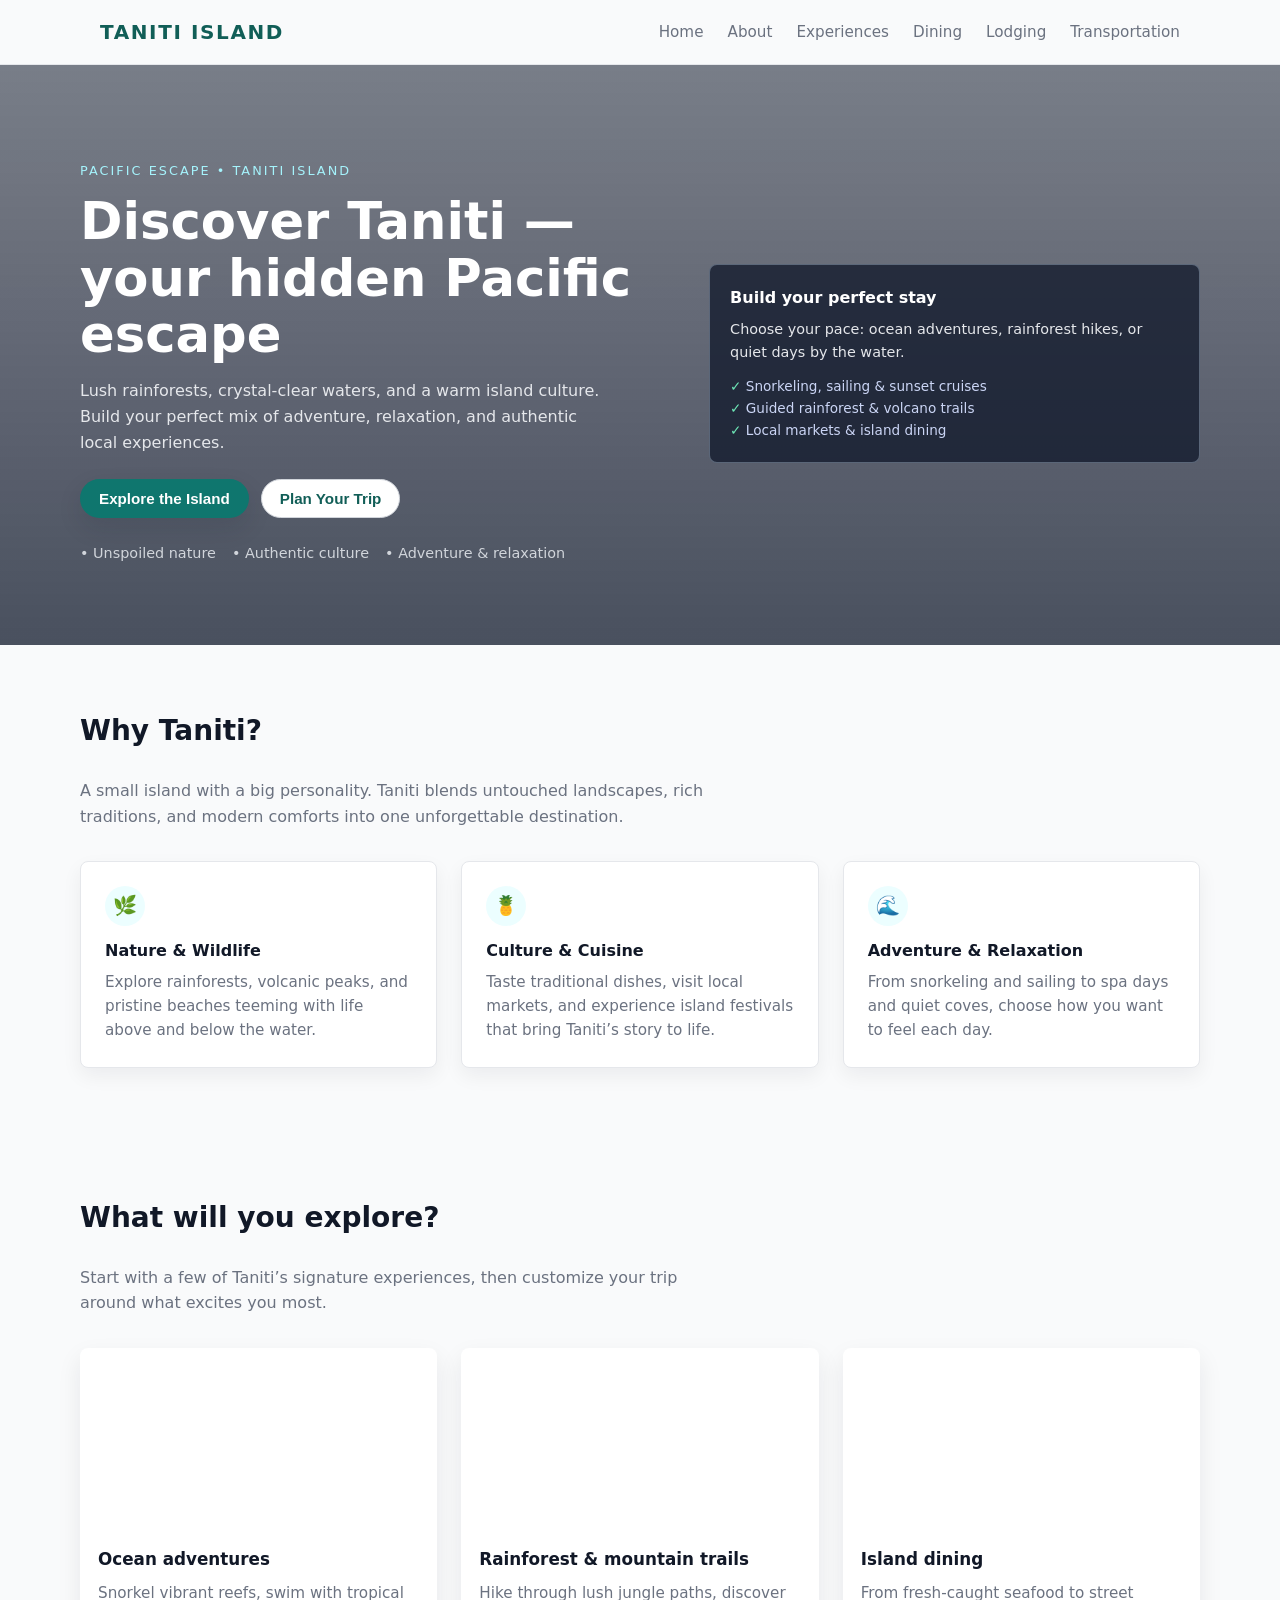
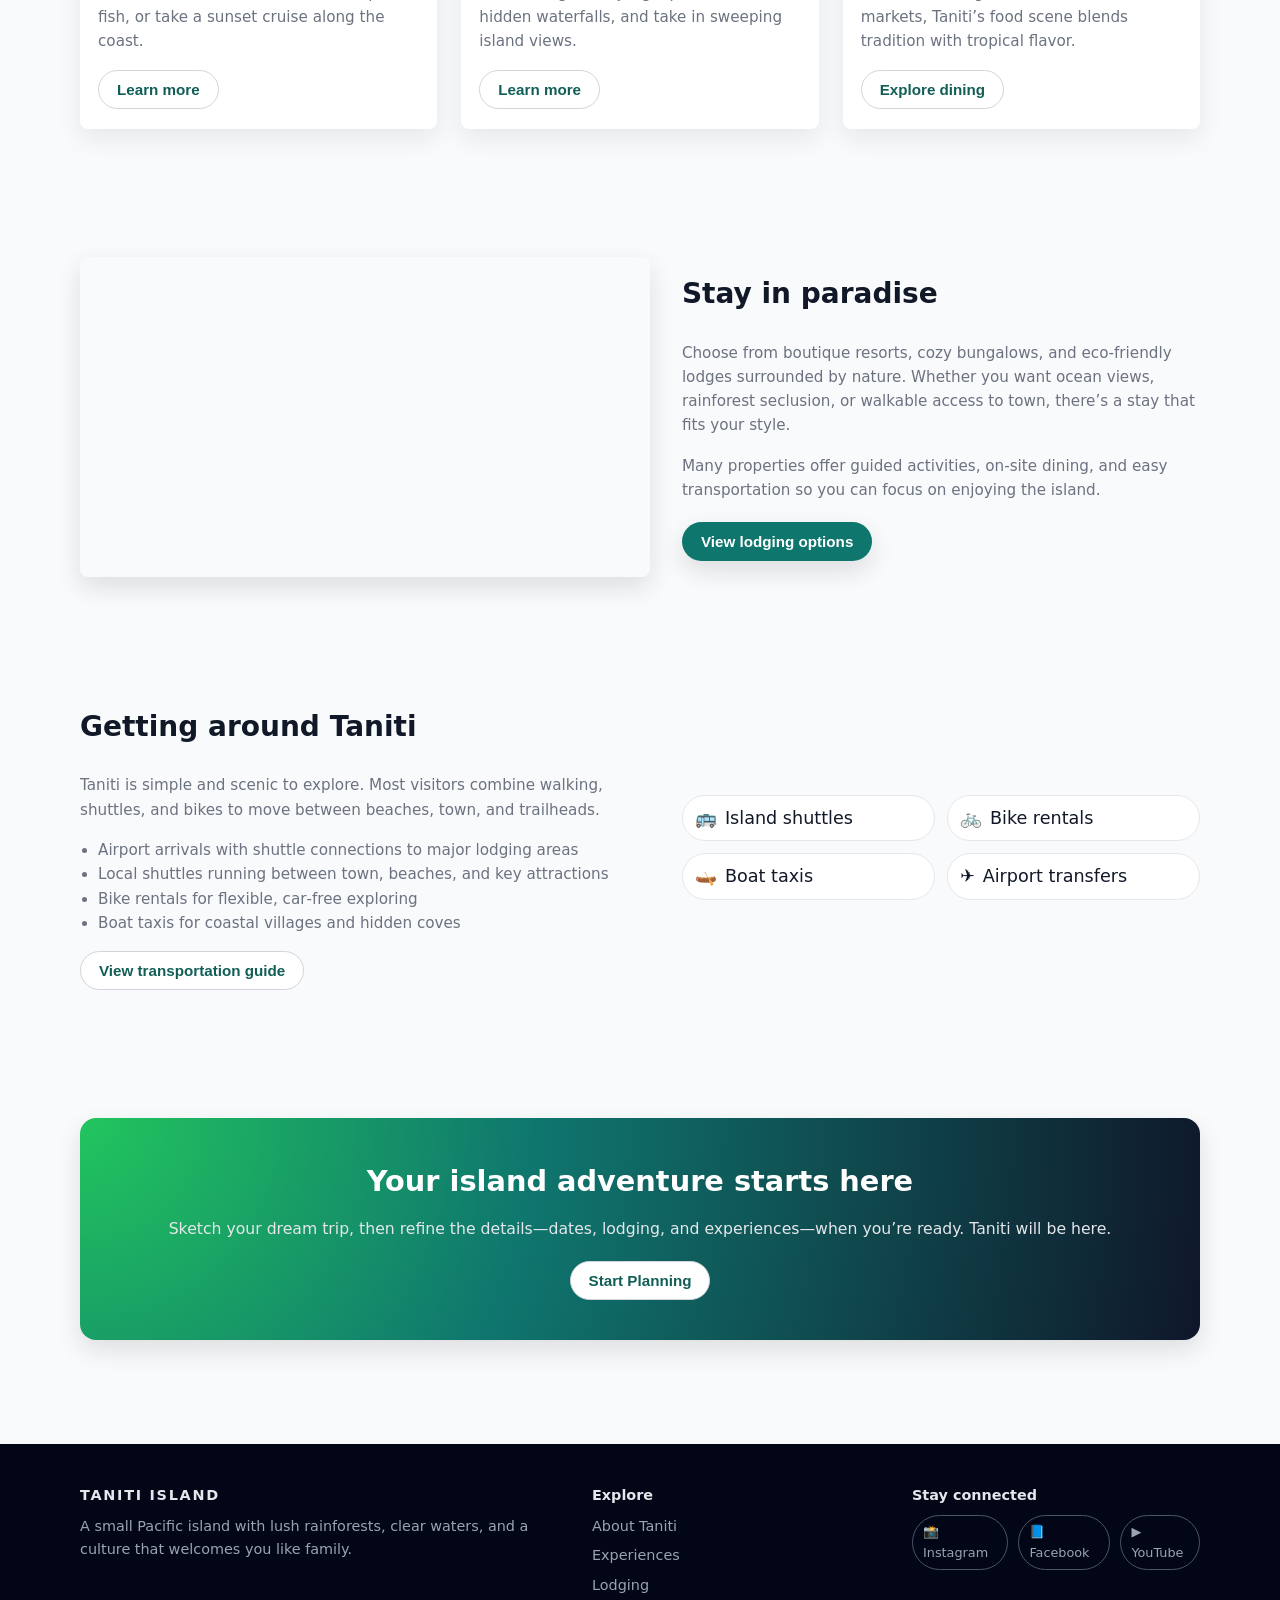
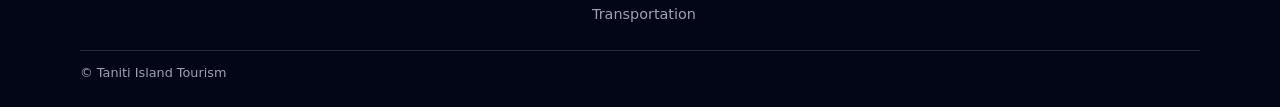
<file: index.html>
<!DOCTYPE html>
<html lang="en">
<head>
  <meta charset="UTF-8" />
  <title>Taniti Island – Your Hidden Pacific Escape</title>
  <meta name="viewport" content="width=device-width, initial-scale=1.0" />
  <style>
    :root {
      --primary: #0f766e;
      --primary-dark: #115e57;
      --accent: #f97316;
      --bg: #f9fafb;
      --text: #111827;
      --muted: #6b7280;
      --white: #ffffff;
      --max-width: 1120px;
      --radius: 8px;
      --shadow-soft: 0 10px 25px rgba(15, 23, 42, 0.12);
    }

    * {
      box-sizing: border-box;
      margin: 0;
      padding: 0;
    }

    body {
      font-family: system-ui, -apple-system, BlinkMacSystemFont, "Segoe UI", sans-serif;
      background: var(--bg);
      color: var(--text);
      line-height: 1.6;
    }

    a {
      text-decoration: none;
      color: inherit;
    }

    img {
      max-width: 100%;
      display: block;
    }

    .page {
      min-height: 100vh;
      display: flex;
      flex-direction: column;
    }

    header {
      position: sticky;
      top: 0;
      z-index: 20;
      background: rgba(249, 250, 251, 0.96);
      backdrop-filter: blur(10px);
      border-bottom: 1px solid #e5e7eb;
    }

    .nav {
      max-width: var(--max-width);
      margin: 0 auto;
      padding: 16px 20px;
      display: flex;
      align-items: center;
      justify-content: space-between;
      gap: 24px;
    }

    .logo {
      font-weight: 700;
      font-size: 1.25rem;
      letter-spacing: 0.08em;
      text-transform: uppercase;
      color: var(--primary-dark);
    }

    .nav-links {
      display: flex;
      align-items: center;
      gap: 24px;
      font-size: 0.95rem;
    }

    .nav-links a {
      color: var(--muted);
      font-weight: 500;
    }

    .nav-links a:hover {
      color: var(--primary-dark);
    }

    .btn {
      display: inline-flex;
      align-items: center;
      justify-content: center;
      padding: 10px 18px;
      border-radius: 999px;
      border: 1px solid transparent;
      font-size: 0.95rem;
      font-weight: 600;
      cursor: pointer;
      transition: background 0.15s ease, color 0.15s ease, border-color 0.15s ease,
        transform 0.1s ease, box-shadow 0.1s ease;
      white-space: nowrap;
    }

    .btn-primary {
      background: var(--primary);
      color: var(--white);
      box-shadow: var(--shadow-soft);
    }

    .btn-primary:hover {
      background: var(--primary-dark);
      transform: translateY(-1px);
    }

    .btn-secondary {
      background: var(--white);
      color: var(--primary-dark);
      border-color: #d1d5db;
    }

    .btn-secondary:hover {
      border-color: var(--primary);
      color: var(--primary);
    }

    main {
      flex: 1;
    }

    .section {
      padding: 64px 20px;
    }

    .section-inner {
      max-width: var(--max-width);
      margin: 0 auto;
    }

    .section-title {
      font-size: 1.75rem;
      margin-bottom: 24px;
      font-weight: 700;
    }

    .section-subtitle {
      color: var(--muted);
      margin-bottom: 32px;
      max-width: 640px;
    }

    /* Hero */
    .hero {
      position: relative;
      padding: 96px 20px 80px;
      background: linear-gradient(
          to bottom,
          rgba(15, 23, 42, 0.55),
          rgba(15, 23, 42, 0.75)
        ),
        url("https://images.pexels.com/photos/457882/pexels-photo-457882.jpeg?auto=compress&cs=tinysrgb&w=1600")
          center/cover no-repeat;
      color: var(--white);
    }

    .hero-inner {
      max-width: var(--max-width);
      margin: 0 auto;
      display: grid;
      grid-template-columns: minmax(0, 1.2fr) minmax(0, 1fr);
      gap: 40px;
      align-items: center;
    }

    .hero-kicker {
      text-transform: uppercase;
      letter-spacing: 0.16em;
      font-size: 0.8rem;
      color: #a5f3fc;
      margin-bottom: 12px;
    }

    .hero-title {
      font-size: clamp(2.4rem, 4vw, 3.2rem);
      line-height: 1.1;
      margin-bottom: 16px;
      font-weight: 800;
    }

    .hero-text {
      color: #e5e7eb;
      margin-bottom: 24px;
      max-width: 520px;
    }

    .hero-actions {
      display: flex;
      flex-wrap: wrap;
      gap: 12px;
      margin-bottom: 24px;
    }

    .hero-meta {
      display: flex;
      flex-wrap: wrap;
      gap: 16px;
      font-size: 0.9rem;
      color: #d1d5db;
    }

    .hero-meta span::before {
      content: "• ";
    }

    .hero-card {
      background: rgba(15, 23, 42, 0.75);
      border-radius: var(--radius);
      padding: 20px;
      border: 1px solid rgba(148, 163, 184, 0.5);
    }

    .hero-card-title {
      font-weight: 600;
      margin-bottom: 8px;
    }

    .hero-card-text {
      font-size: 0.9rem;
      color: #e5e7eb;
      margin-bottom: 12px;
    }

    .hero-card-list {
      font-size: 0.85rem;
      color: #cbd5f5;
      list-style: none;
      padding-left: 0;
    }

    .hero-card-list li::before {
      content: "✓ ";
      color: #6ee7b7;
    }

    /* Value props */
    .value-grid {
      display: grid;
      grid-template-columns: repeat(3, minmax(0, 1fr));
      gap: 24px;
    }

    .value-card {
      background: var(--white);
      border-radius: var(--radius);
      padding: 24px;
      box-shadow: 0 8px 20px rgba(15, 23, 42, 0.06);
      border: 1px solid #e5e7eb;
    }

    .value-icon {
      width: 40px;
      height: 40px;
      border-radius: 999px;
      display: flex;
      align-items: center;
      justify-content: center;
      background: #ecfeff;
      color: var(--primary-dark);
      margin-bottom: 12px;
      font-size: 1.2rem;
    }

    .value-title {
      font-weight: 600;
      margin-bottom: 6px;
    }

    .value-text {
      font-size: 0.95rem;
      color: var(--muted);
    }

    /* Featured experiences */
    .cards-row {
      display: grid;
      grid-template-columns: repeat(3, minmax(0, 1fr));
      gap: 24px;
    }

    .card {
      background: var(--white);
      border-radius: var(--radius);
      overflow: hidden;
      box-shadow: 0 10px 25px rgba(15, 23, 42, 0.08);
      display: flex;
      flex-direction: column;
    }

    .card-image {
      height: 180px;
      background-size: cover;
      background-position: center;
    }

    .card-body {
      padding: 18px 18px 20px;
      display: flex;
      flex-direction: column;
      gap: 8px;
      flex: 1;
    }

    .card-title {
      font-weight: 600;
      font-size: 1.05rem;
    }

    .card-text {
      font-size: 0.95rem;
      color: var(--muted);
      flex: 1;
    }

    .card-footer {
      margin-top: 8px;
    }

    /* Lodging */
    .two-column {
      display: grid;
      grid-template-columns: minmax(0, 1.1fr) minmax(0, 1fr);
      gap: 32px;
      align-items: center;
    }

    .lodging-image {
      border-radius: var(--radius);
      overflow: hidden;
      box-shadow: var(--shadow-soft);
      height: 320px;
      background: url("https://images.pexels.com/photos/258154/pexels-photo-258154.jpeg?auto=compress&cs=tinysrgb&w=1600")
        center/cover no-repeat;
    }

    .muted {
      color: var(--muted);
      font-size: 0.95rem;
    }

    /* Transportation */
    .transport-icons {
      display: grid;
      grid-template-columns: repeat(2, minmax(0, 1fr));
      gap: 12px;
      font-size: 0.9rem;
    }

    .transport-item {
      background: var(--white);
      border-radius: 999px;
      padding: 8px 12px;
      border: 1px solid #e5e7eb;
      display: inline-flex;
      align-items: center;
      gap: 8px;
    }

    .transport-item span {
      font-size: 1.1rem;
    }

    /* CTA banner */
    .cta-banner {
      background: radial-gradient(circle at top left, #22c55e 0, #0f766e 40%, #0f172a 100%);
      color: var(--white);
      text-align: center;
      border-radius: 16px;
      padding: 40px 24px;
      box-shadow: var(--shadow-soft);
    }

    .cta-title {
      font-size: 1.8rem;
      margin-bottom: 12px;
      font-weight: 700;
    }

    .cta-text {
      color: #e5e7eb;
      margin-bottom: 20px;
      font-size: 0.98rem;
    }

    /* Footer */
    footer {
      background: #020617;
      color: #9ca3af;
      padding: 40px 20px 24px;
      margin-top: 40px;
    }

    .footer-inner {
      max-width: var(--max-width);
      margin: 0 auto;
      display: grid;
      grid-template-columns: 2fr 1.2fr 1.2fr;
      gap: 32px;
      font-size: 0.9rem;
    }

    .footer-logo {
      font-weight: 700;
      letter-spacing: 0.12em;
      text-transform: uppercase;
      margin-bottom: 8px;
      color: #e5e7eb;
    }

    .footer-links {
      display: flex;
      flex-direction: column;
      gap: 6px;
    }

    .footer-links a {
      color: #9ca3af;
    }

    .footer-links a:hover {
      color: #e5e7eb;
    }

    .footer-social {
      display: flex;
      gap: 10px;
      margin-top: 8px;
    }

    .social-pill {
      border-radius: 999px;
      border: 1px solid #4b5563;
      padding: 6px 10px;
      font-size: 0.8rem;
      display: inline-flex;
      align-items: center;
      gap: 6px;
    }

    .footer-bottom {
      max-width: var(--max-width);
      margin: 24px auto 0;
      border-top: 1px solid #1f2937;
      padding-top: 12px;
      font-size: 0.8rem;
      display: flex;
      justify-content: space-between;
      gap: 12px;
      flex-wrap: wrap;
    }


/* Contact Modal */

/* Modal overlay */
.modal-overlay {
  position: fixed;
  inset: 0;
  background: rgba(0,0,0,0.55);
  display: none;
  align-items: center;
  justify-content: center;
  z-index: 999;
}

/* Modal box */
.modal {
  background: #ffffff;
  padding: 24px;
  width: 360px;
  border-radius: 8px;
  box-shadow: 0 10px 25px rgba(0,0,0,0.15);
  animation: fadeIn 0.25s ease;
}

.modal-title {
  font-size: 1.25rem;
  font-weight: 700;
  margin-bottom: 16px;
}

.modal-input,
.modal-textarea {
  width: 100%;
  padding: 10px;
  margin-bottom: 14px;
  border: 1px solid #d1d5db;
  border-radius: 6px;
  font-size: 0.95rem;
}

.modal-textarea {
  height: 90px;
  resize: none;
}

.modal-actions {
  display: flex;
  justify-content: flex-end;
  gap: 10px;
}

.modal-btn {
  padding: 8px 14px;
  border-radius: 6px;
  border: none;
  cursor: pointer;
  font-weight: 600;
}

.modal-btn.primary {
  background: #0f766e;
  color: white;
}

.modal-btn.primary:hover {
  background: #115e57;
}

.modal-btn.secondary {
  background: #e5e7eb;
}

@keyframes fadeIn {
  from { opacity: 0; transform: translateY(-6px); }
  to { opacity: 1; transform: translateY(0); }
}


    /* Responsive */
    @media (max-width: 960px) {
      .hero-inner {
        grid-template-columns: minmax(0, 1fr);
      }

      .two-column {
        grid-template-columns: minmax(0, 1fr);
      }

      .cards-row {
        grid-template-columns: repeat(2, minmax(0, 1fr));
      }

      .value-grid {
        grid-template-columns: repeat(2, minmax(0, 1fr));
      }

      .footer-inner {
        grid-template-columns: minmax(0, 1fr) minmax(0, 1fr);
      }
    }

    @media (max-width: 720px) {
      .nav-links {
        display: none;
      }

      .hero {
        padding-top: 80px;
      }

      .cards-row,
      .value-grid {
        grid-template-columns: minmax(0, 1fr);
      }

      .footer-inner {
        grid-template-columns: minmax(0, 1fr);
      }

      .section {
        padding: 48px 16px;
      }
    }
  </style>
</head>
<body>
  <div class="page">
    <header>
      <nav class="nav">
        <div class="logo"><a href="index.html">Taniti Island</a></div>
        <div class="nav-links">
          <a href="#hero">Home</a>
          <a href="pages/about.html">About</a>
          <a href="pages/experiences.html">Experiences</a>
          <a href="pages/dining.html">Dining</a>
          <a href="pages/lodging.html">Lodging</a>
          <a href="pages/transportation.html">Transportation</a>
        </div>
      </nav>
    </header>

    <main>
      <!-- Hero -->
      <section id="hero" class="hero">
        <div class="hero-inner">
          <div>
            <div class="hero-kicker">Pacific escape • Taniti Island</div>
            <h1 class="hero-title">Discover Taniti — your hidden Pacific escape</h1>
            <p class="hero-text">
              Lush rainforests, crystal‑clear waters, and a warm island culture. Build your perfect mix of
              adventure, relaxation, and authentic local experiences.
            </p>
            <div class="hero-actions">
              <button class="btn btn-primary"><a href = "#about">Explore the Island</a></button>
              <button class="btn btn-secondary" id="openModal">Plan Your Trip</button>
            </div>
            <div class="hero-meta">
              <span>Unspoiled nature</span>
              <span>Authentic culture</span>
              <span>Adventure &amp; relaxation</span>
            </div>
          </div>
          <aside class="hero-card">
            <div class="hero-card-title">Build your perfect stay</div>
            <p class="hero-card-text">
              Choose your pace: ocean adventures, rainforest hikes, or quiet days by the water.
            </p>
            <ul class="hero-card-list">
              <li>Snorkeling, sailing &amp; sunset cruises</li>
              <li>Guided rainforest &amp; volcano trails</li>
              <li>Local markets &amp; island dining</li>
            </ul>
          </aside>
        </div>
      </section>

      <!-- Value props -->
      <section id="about" class="section">
        <div class="section-inner">
          <h2 class="section-title">Why Taniti?</h2>
          <p class="section-subtitle">
            A small island with a big personality. Taniti blends untouched landscapes, rich traditions, and
            modern comforts into one unforgettable destination.
          </p>
          <div class="value-grid">
            <div class="value-card">
              <div class="value-icon">🌿</div>
              <div class="value-title">Nature &amp; Wildlife</div>
              <p class="value-text">
                Explore rainforests, volcanic peaks, and pristine beaches teeming with life above and below
                the water.
              </p>
            </div>
            <div class="value-card">
              <div class="value-icon">🍍</div>
              <div class="value-title">Culture &amp; Cuisine</div>
              <p class="value-text">
                Taste traditional dishes, visit local markets, and experience island festivals that bring
                Taniti’s story to life.
              </p>
            </div>
            <div class="value-card">
              <div class="value-icon">🌊</div>
              <div class="value-title">Adventure &amp; Relaxation</div>
              <p class="value-text">
                From snorkeling and sailing to spa days and quiet coves, choose how you want to feel each
                day.
              </p>
            </div>
          </div>
        </div>
      </section>

      <!-- Featured experiences -->
      <section id="experiences" class="section">
        <div class="section-inner">
          <h2 class="section-title">What will you explore?</h2>
          <p class="section-subtitle">
            Start with a few of Taniti’s signature experiences, then customize your trip around what excites
            you most.
          </p>
          <div class="cards-row">
            <article class="card">
              <div
                class="card-image"
                style="background-image:url('https://images.pexels.com/photos/457882/pexels-photo-457882.jpeg?auto=compress&cs=tinysrgb&w=1600');"
              ></div>
              <div class="card-body">
                <h3 class="card-title">Ocean adventures</h3>
                <p class="card-text">
                  Snorkel vibrant reefs, swim with tropical fish, or take a sunset cruise along the coast.
                </p>
                <div class="card-footer">
                  <button class="btn btn-secondary"><a href="pages/experiences.html">Learn more</a></button>
                </div>
              </div>
            </article>

            <article class="card">
              <div
                class="card-image"
                style="background-image:url('https://images.pexels.com/photos/572688/pexels-photo-572688.jpeg?auto=compress&cs=tinysrgb&w=1600');"
              ></div>
              <div class="card-body">
                <h3 class="card-title">Rainforest &amp; mountain trails</h3>
                <p class="card-text">
                  Hike through lush jungle paths, discover hidden waterfalls, and take in sweeping island
                  views.
                </p>
                <div class="card-footer">
                  <button class="btn btn-secondary"><a href="pages/experiences.html">Learn more</a></button>
                </div>
              </div>
            </article>

            <article id="dining" class="card">
              <div
                class="card-image"
                style="background-image:url('https://images.pexels.com/photos/602750/pexels-photo-602750.jpeg?auto=compress&cs=tinysrgb&w=1600');"
              ></div>
              <div class="card-body">
                <h3 class="card-title">Island dining</h3>
                <p class="card-text">
                  From fresh‑caught seafood to street markets, Taniti’s food scene blends tradition with
                  tropical flavor.
                </p>
                <div class="card-footer">
                  <button class="btn btn-secondary"><a href="pages/dining.html">Explore dining</a></button>
                </div>
              </div>
            </article>
          </div>
        </div>
      </section>

      <!-- Lodging -->
      <section id="lodging" class="section">
        <div class="section-inner two-column">
          <div class="lodging-image"></div>
          <div>
            <h2 class="section-title">Stay in paradise</h2>
            <p class="muted" style="margin-bottom: 16px;">
              Choose from boutique resorts, cozy bungalows, and eco‑friendly lodges surrounded by nature.
              Whether you want ocean views, rainforest seclusion, or walkable access to town, there’s a stay
              that fits your style.
            </p>
            <p class="muted" style="margin-bottom: 20px;">
              Many properties offer guided activities, on‑site dining, and easy transportation so you can
              focus on enjoying the island.
            </p>
            <button class="btn btn-primary"><a href="pages/lodging.html">View lodging options</a></button>
          </div>
        </div>
      </section>

      <!-- Transportation -->
      <section id="transportation" class="section">
        <div class="section-inner two-column">
          <div>
            <h2 class="section-title">Getting around Taniti</h2>
            <p class="muted" style="margin-bottom: 16px;">
              Taniti is simple and scenic to explore. Most visitors combine walking, shuttles, and bikes to
              move between beaches, town, and trailheads.
            </p>
            <ul class="muted" style="margin-bottom: 16px; padding-left: 18px;">
              <li>Airport arrivals with shuttle connections to major lodging areas</li>
              <li>Local shuttles running between town, beaches, and key attractions</li>
              <li>Bike rentals for flexible, car‑free exploring</li>
              <li>Boat taxis for coastal villages and hidden coves</li>
            </ul>
            <button class="btn btn-secondary"><a href="pages/transportation.html">View transportation guide</a></button>
          </div>
          <div class="transport-icons">
            <div class="transport-item">
              <span>🚌</span>
              <span>Island shuttles</span>
            </div>
            <div class="transport-item">
              <span>🚲</span>
              <span>Bike rentals</span>
            </div>
            <div class="transport-item">
              <span>🛶</span>
              <span>Boat taxis</span>
            </div>
            <div class="transport-item">
              <span>✈️</span>
              <span>Airport transfers</span>
            </div>
          </div>
        </div>
      </section>

      <!-- CTA -->
      <section class="section">
        <div class="section-inner">
          <div class="cta-banner">
            <h2 class="cta-title">Your island adventure starts here</h2>
            <p class="cta-text">
              Sketch your dream trip, then refine the details—dates, lodging, and experiences—when you’re
              ready. Taniti will be here.
            </p>
           <button class="btn btn-secondary"><a href="pages/experiences.html">Start Planning</a></button> 
          </div>
        </div>
      </section>
    </main>

    <footer>
      <div class="footer-inner">
        <div>
          <div class="footer-logo">Taniti Island</div>
          <p>
            A small Pacific island with lush rainforests, clear waters, and a culture that welcomes you like
            family.
          </p>
        </div>
        <div>
          <h4 style="color:#e5e7eb; margin-bottom:8px;">Explore</h4>
          <div class="footer-links">
            <a href="pages/about.html">About Taniti</a>
            <a href="pages/experiences.html">Experiences</a>
            <a href="pages/lodging.html">Lodging</a>
            <a href="pages/transportation.html">Transportation</a>
          </div>
        </div>
        <div>
          <h4 style="color:#e5e7eb; margin-bottom:8px;">Stay connected</h4>
        
          <div class="footer-social">
            <div class="social-pill">📸 Instagram</div>
            <div class="social-pill">📘 Facebook</div>
            <div class="social-pill">▶️ YouTube</div>
          </div>
        </div>
      </div>
      <div class="footer-bottom">
        <span>© Taniti Island Tourism</span>
       
      </div>
    </footer>
  </div>

<div id="contactModal" class="modal-overlay">
  <div class="modal">
    <h2 class="modal-title">Send us a message</h2>

    <label>Name:</label>
    <input type="text" class="modal-input">

    <label>Email:</label>
    <input type="email" class="modal-input">

    <label>Message:</label>
    <textarea class="modal-textarea"></textarea>

    <div class="modal-actions">
      <button id="closeModal" class="modal-btn secondary">Close</button>
      <button id="sendMessage" class="modal-btn primary">Send Message</button>
    </div>
  </div>
</div>


<script>
  const modal = document.getElementById("contactModal");
  const openBtn = document.getElementById("openModal");
  const closeBtn = document.getElementById("closeModal");
  const sendBtn = document.getElementById("sendMessage");

  openBtn.onclick = () => modal.style.display = "flex";
  closeBtn.onclick = () => modal.style.display = "none";
  sendBtn.onclick = () => modal.style.display = "none";

  // Close when clicking outside the modal
  window.onclick = (e) => {
    if (e.target === modal) modal.style.display = "none";
  };
</script>

</body>
</html>
</file>
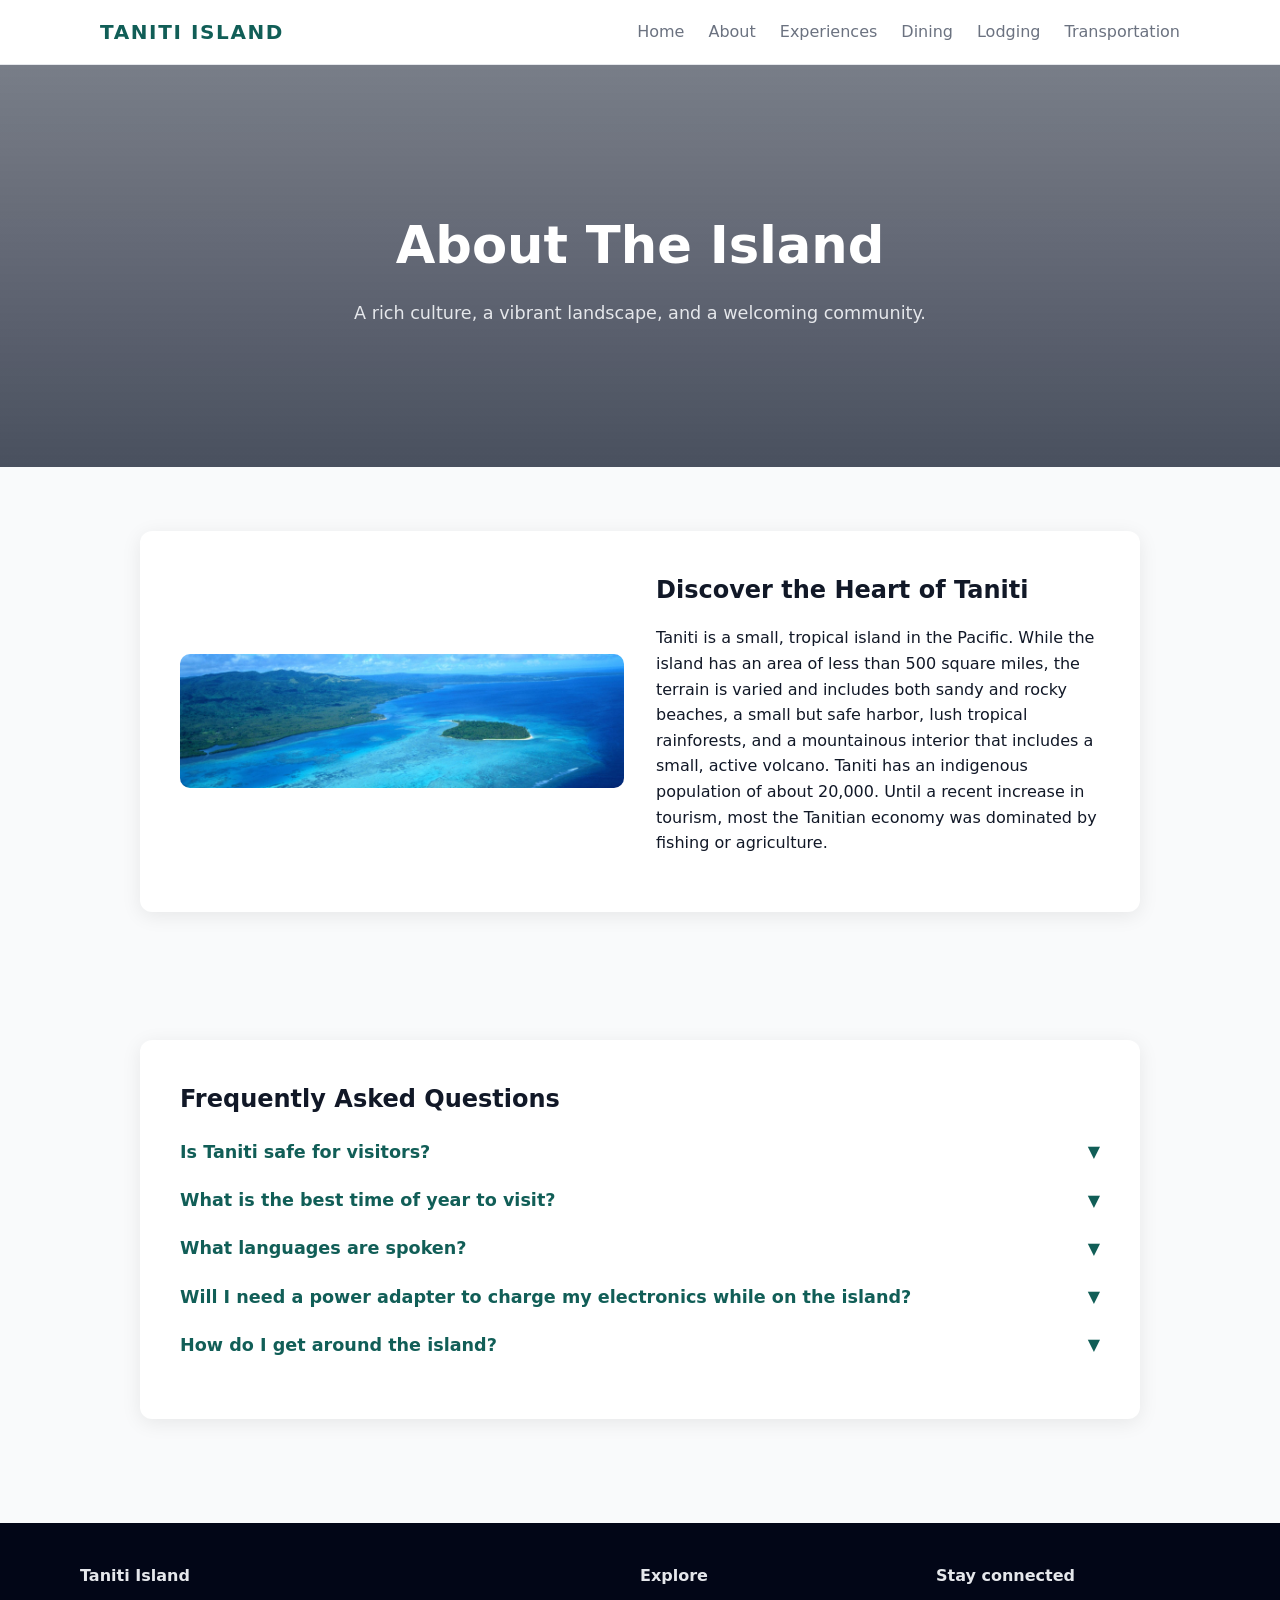
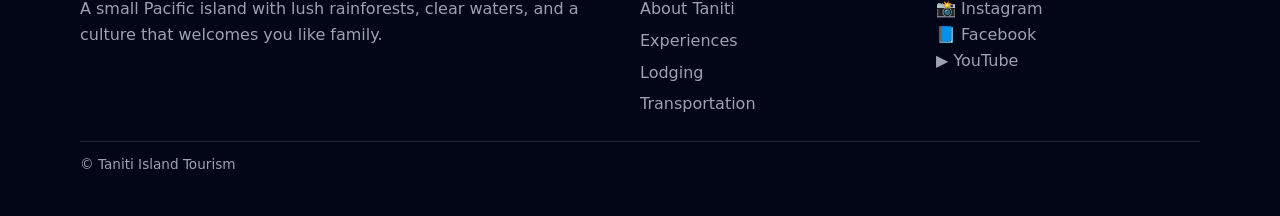
<file: pages/about.html>
<!DOCTYPE html>
<html lang="en">
<head>
  <meta charset="UTF-8" />
  <title>About Taniti</title>
  <link rel="stylesheet" href="styles.css" />
</head>
<body>

<header>
  <nav class="nav">
    <div class="logo"><a href="../index.html">Taniti Island</a></div>
    <div class="nav-links">
      <a href="../index.html">Home</a>
      <a href="about.html" class="active">About</a>
      <a href="experiences">Experiences</a>
      <a href="dining.html">Dining</a>
      <a href="lodging.html">Lodging</a>
      <a href="transportation.html">Transportation</a>
    </div>
  </nav>
</header>

<!-- HERO BANNER -->
<section class="exp-hero">
  <div class="exp-hero-inner">
    <h1 class="exp-hero-title">About The Island</h1>
    <p class="exp-hero-subtitle">
      A rich culture, a vibrant landscape, and a welcoming community.
    </p>
  </div>
</section>

<!-- MAIN CONTENT CARD -->
<section class="section">
  <div class="section-inner">

    <div class="content-card" style="
      background: white;
      padding: 40px;
      border-radius: 12px;
      box-shadow: 0 4px 20px rgba(0,0,0,0.08);
      max-width: 1000px;
      margin: 0 auto;
    ">

      <div class="two-column" style="
        display: grid;
        grid-template-columns: 1fr 1fr;
        gap: 32px;
        align-items: center;
      ">
        <img src="../islandbanner.png" alt="Taniti landscape" style="
          width: 100%;
          border-radius: 10px;
        ">

        <div>
          <h2 style="margin-bottom: 16px;">Discover the Heart of Taniti</h2>
          <p style="margin-bottom: 16px;">
          Taniti is a small, tropical island in the Pacific. While the island 
          has an area of less than 500 square miles, the terrain is varied 
          and includes both sandy and rocky beaches, a small but safe harbor,
          lush tropical rainforests, and a mountainous interior that includes 
          a small, active volcano. Taniti has an indigenous population of about 
          20,000. Until a recent increase in tourism, most the Tanitian economy
          was dominated by fishing or agriculture.
          </p>
        </div>
      </div>

    </div>

  </div>
</section>

<section class="section">
  <div class="section-inner">

    <div class="content-card" style="
      background: white;
      padding: 40px;
      border-radius: 12px;
      box-shadow: 0 4px 20px rgba(0,0,0,0.08);
      max-width: 1000px;
      margin: 0 auto;
    ">

      <h2 style="margin-bottom: 20px;">Frequently Asked Questions</h2>

      <div class="faq-item">
        <h3 class="faq-question">Is Taniti safe for visitors?
        <span class="faq-arrow">▼</span>
        </h3>
         
        <p class="faq-answer">
          Yes, Taniti is considered very safe, with low crime rates and a welcoming local community.
        </p>
      </div>

      <div class="faq-item">
        <h3 class="faq-question">What is the best time of year to visit?
          <span class="faq-arrow">▼</span>
        </h3>
        <p class="faq-answer">
          The island is warm year‑round, but most visitors prefer the dry season from May to October.
        </p>
      </div>

      <div class="faq-item">
        <h3 class="faq-question">What languages are spoken?
          <span class="faq-arrow">▼</span>
        </h3>
        <p class="faq-answer">
          Tanitian and English are the most common languages, especially in tourist areas.
        </p>
      </div>

            <div class="faq-item">
        <h3 class="faq-question">Will I need a power adapter to charge my electronics while on the island?
          <span class="faq-arrow">▼</span>
        </h3>
        <p class="faq-answer">
          No, the island's power outlets are 120 volts (identical to the United States) so your current adapter
          will work just fine. 
        </p>
      </div>


      <div class="faq-item">
        <h3 class="faq-question">How do I get around the island?
          <span class="faq-arrow">▼</span>
        </h3>
        <p class="faq-answer">
          Visitors typically use shuttles, bikes, walking paths, and boat taxis to explore the island.
        </p>
      </div>

    </div>

  </div>
</section>



<footer>
  <div class="footer-inner">
    <div>
      <div class="footer-logo">Taniti Island</div>
      <p>
        A small Pacific island with lush rainforests, clear waters, and a culture that welcomes you like
        family.
      </p>
    </div>

    <div>
      <h4 style="color:#e5e7eb; margin-bottom:8px;">Explore</h4>
      <div class="footer-links">
        <a href="about.html">About Taniti</a>
        <a href="experiences.html">Experiences</a>
        <a href="lodging.html">Lodging</a>
        <a href="transportation.html">Transportation</a>
      </div>
    </div>

    <div>
      <h4 style="color:#e5e7eb; margin-bottom:8px;">Stay connected</h4>
      <div class="footer-social">
        <div class="social-pill">📸 Instagram</div>
        <div class="social-pill">📘 Facebook</div>
        <div class="social-pill">▶️ YouTube</div>
      </div>
    </div>
  </div>

  <div class="footer-bottom">
    <span>© Taniti Island Tourism</span>
  </div>
</footer>

<script>
  document.querySelectorAll('.faq-question').forEach(q => {
    q.addEventListener('click', () => {
      const answer = q.nextElementSibling;
      const arrow = q.querySelector('.faq-arrow');

      answer.classList.toggle('open');
      arrow.classList.toggle('rotate');
    });
  });
</script>

</body>
</html>
</file>
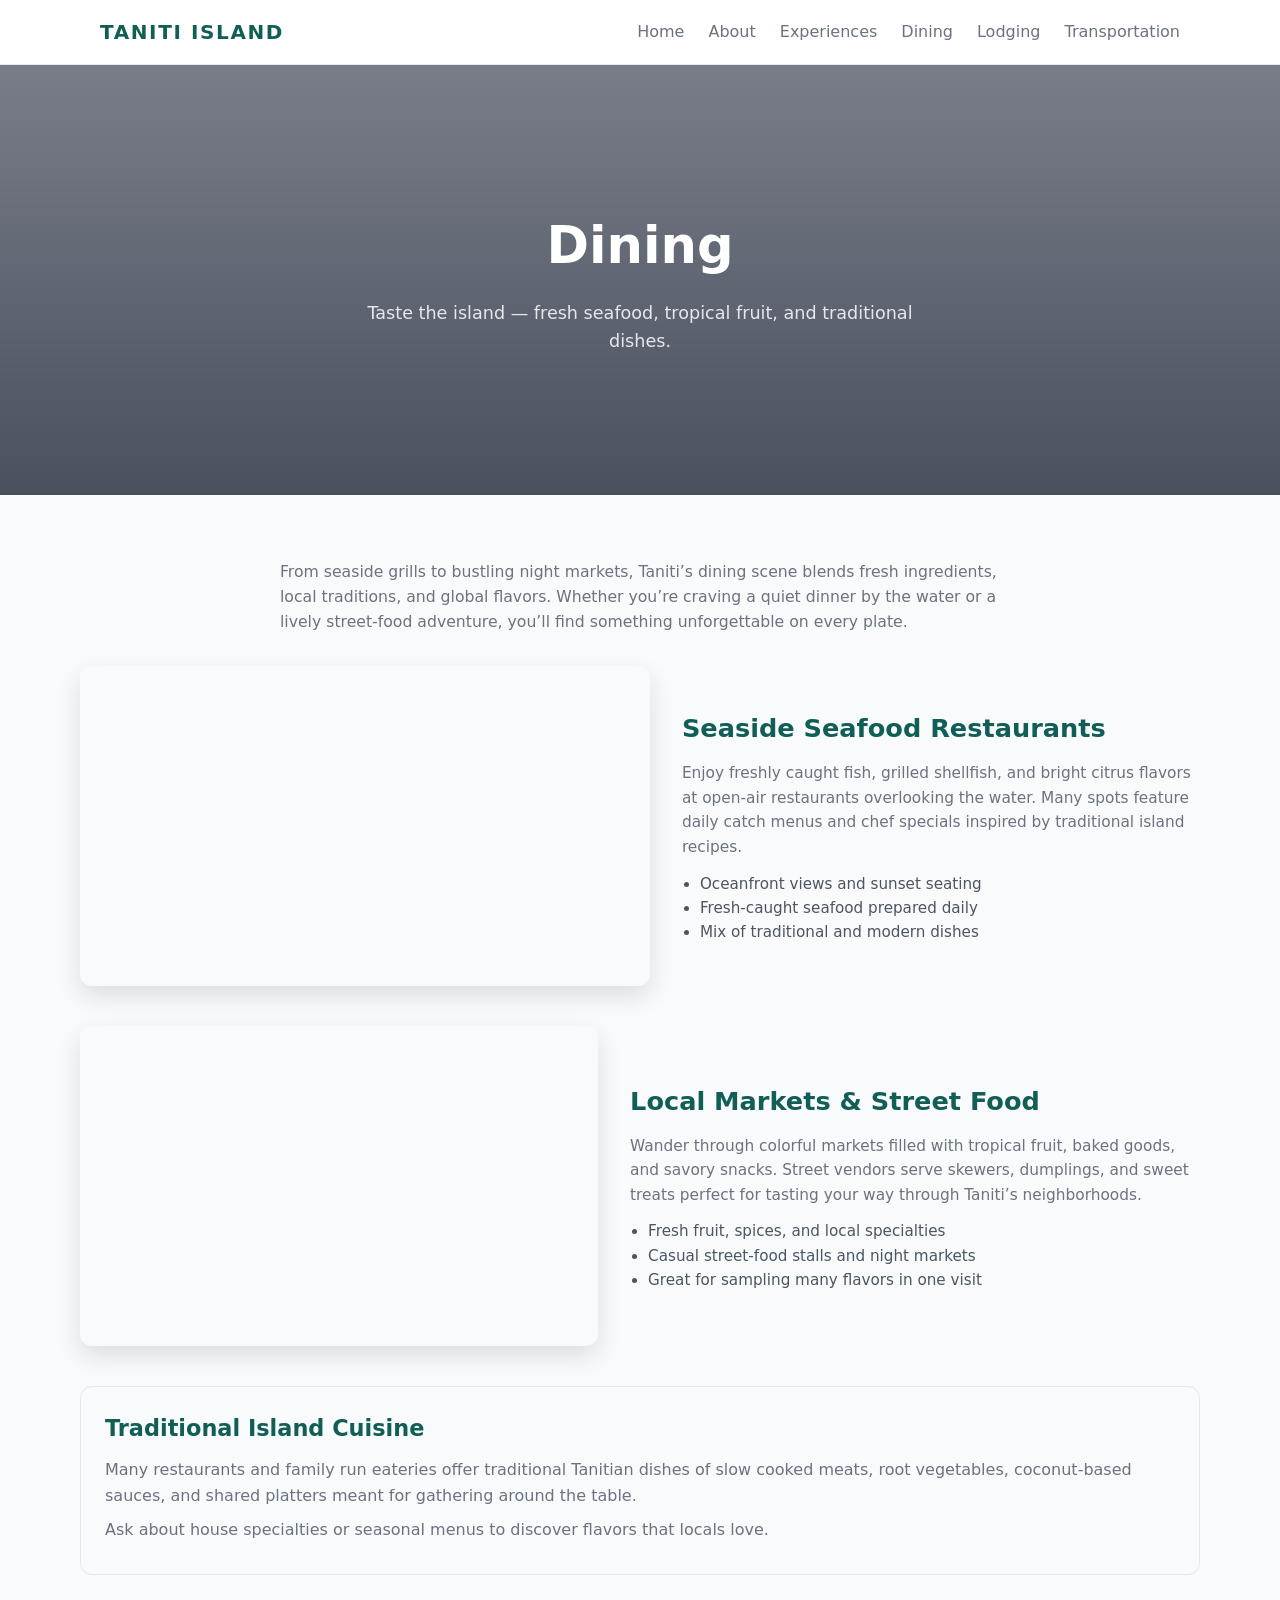
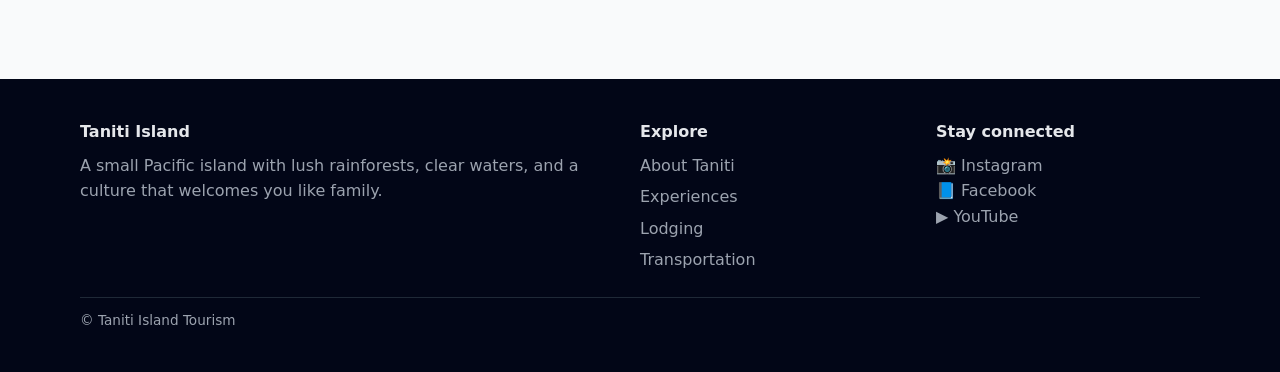
<file: pages/dining.html>
<!DOCTYPE html>
<html lang="en">
<head>
  <meta charset="UTF-8" />
  <title>Dining – Taniti Island</title>
  <link rel="stylesheet" href="styles.css" />
</head>
<body>

<header>
  <nav class="nav">
    <div class="logo"><a href="../index.html">Taniti Island</a></div>
    <div class="nav-links">
      <a href="../index.html">Home</a>
      <a href="about.html">About</a>
      <a href="experiences.html">Experiences</a>
      <a href="dining.html">Dining</a>
      <a href="lodging.html">Lodging</a>
      <a href="transportation.html">Transportation</a>
    </div>
  </nav>
</header>

<section class="exp-hero">
  <div class="exp-hero-inner">
    <h1 class="exp-hero-title">Dining</h1>
    <p class="exp-hero-subtitle">
      Taste the island — fresh seafood, tropical fruit, and traditional dishes.
    </p>
  </div>
</section>

<section class="section">
  <div class="section-inner">

    <div class="dining-intro">
      <p>
        From seaside grills to bustling night markets, Taniti’s dining scene blends fresh ingredients,
        local traditions, and global flavors. Whether you’re craving a quiet dinner by the water or
        a lively street‑food adventure, you’ll find something unforgettable on every plate.
      </p>
    </div>

    <!-- Two-column feature: seafood restaurant -->
    <div class="dining-feature">
      <div class="dining-image" style="
        background-image:url('https://images.pexels.com/photos/248444/pexels-photo-248444.jpeg?auto=compress&cs=tinysrgb&w=1600');
      "></div>
      <div class="dining-text">
        <h2>Seaside Seafood Restaurants</h2>
        <p>
          Enjoy freshly caught fish, grilled shellfish, and bright citrus flavors at open‑air
          restaurants overlooking the water. Many spots feature daily catch menus and chef specials
          inspired by traditional island recipes.
        </p>
        <ul>
          <li>Oceanfront views and sunset seating</li>
          <li>Fresh‑caught seafood prepared daily</li>
          <li>Mix of traditional and modern dishes</li>
        </ul>
      </div>
    </div>

    <!-- Two-column feature: local markets -->
    <div class="dining-feature reverse">
      <div class="dining-image" style="
        background-image:url('https://images.pexels.com/photos/1300972/pexels-photo-1300972.jpeg?auto=compress&cs=tinysrgb&w=1600');
      "></div>
      <div class="dining-text">
        <h2>Local Markets & Street Food</h2>
        <p>
          Wander through colorful markets filled with tropical fruit, baked goods, and savory snacks.
          Street vendors serve skewers, dumplings, and sweet treats perfect for tasting your way
          through Taniti’s neighborhoods.
        </p>
        <ul>
          <li>Fresh fruit, spices, and local specialties</li>
          <li>Casual street‑food stalls and night markets</li>
          <li>Great for sampling many flavors in one visit</li>
        </ul>
      </div>
    </div>

    <!-- Highlight traditional cuisine -->
    <div class="dining-highlight">
      <h2>Traditional Island Cuisine</h2>
      <p>
        Many restaurants and family run eateries offer traditional Tanitian dishes of slow cooked meats,
        root vegetables, coconut‑based sauces, and shared platters meant for gathering around the table.
      </p>
      <p>
        Ask about house specialties or seasonal menus to discover flavors that locals love.
      </p>
    </div>

  </div>
</section>


    <footer>
      <div class="footer-inner">
        <div>
          <div class="footer-logo">Taniti Island</div>
          <p>
            A small Pacific island with lush rainforests, clear waters, and a culture that welcomes you like
            family.
          </p>
        </div>
        <div>
          <h4 style="color:#e5e7eb; margin-bottom:8px;">Explore</h4>
          <div class="footer-links">
            <a href="about.html">About Taniti</a>
            <a href="experiences.html">Experiences</a>
            <a href="lodging.html">Lodging</a>
            <a href="transportation.html">Transportation</a>
          </div>
        </div>
        <div>
          <h4 style="color:#e5e7eb; margin-bottom:8px;">Stay connected</h4>
        
          <div class="footer-social">
            <div class="social-pill">📸 Instagram</div>
            <div class="social-pill">📘 Facebook</div>
            <div class="social-pill">▶️ YouTube</div>
          </div>
        </div>
      </div>
      <div class="footer-bottom">
        <span>© Taniti Island Tourism</span>
       
      </div>
    </footer>

</body>
</html>
</file>
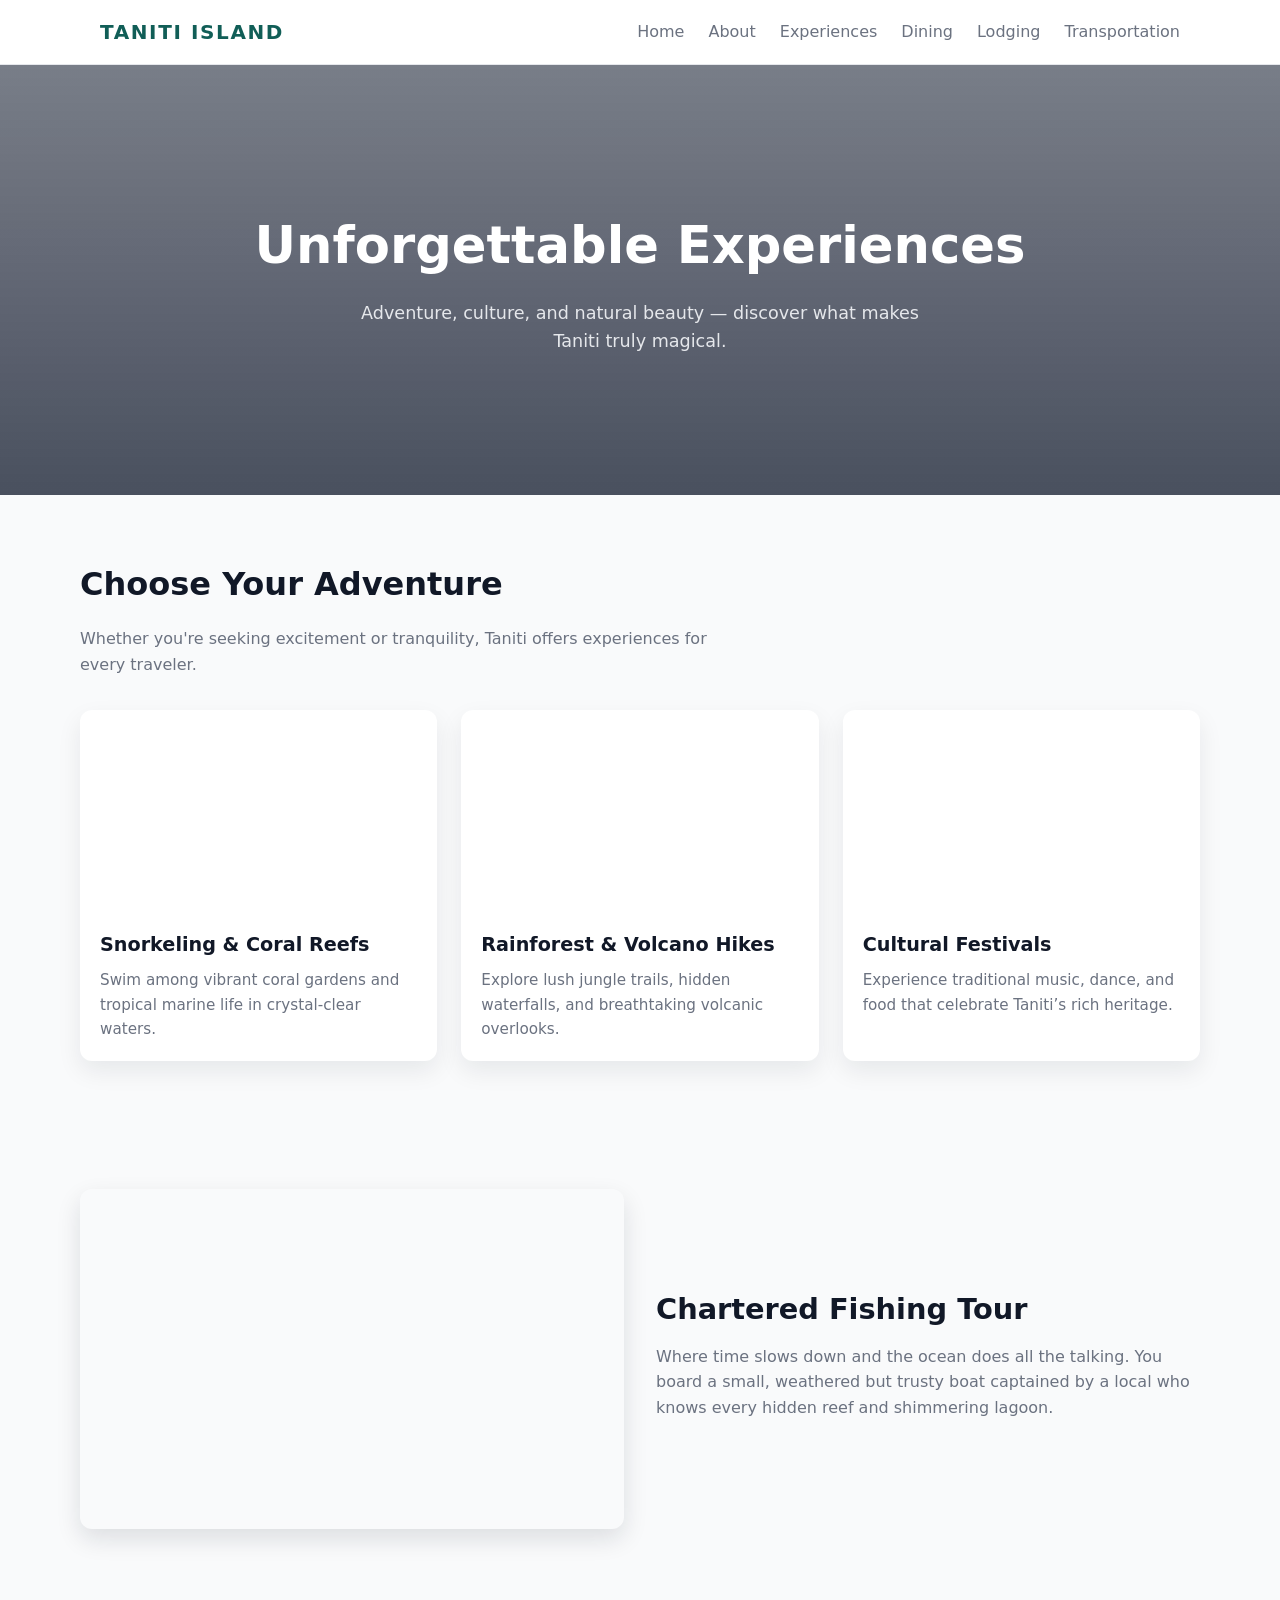
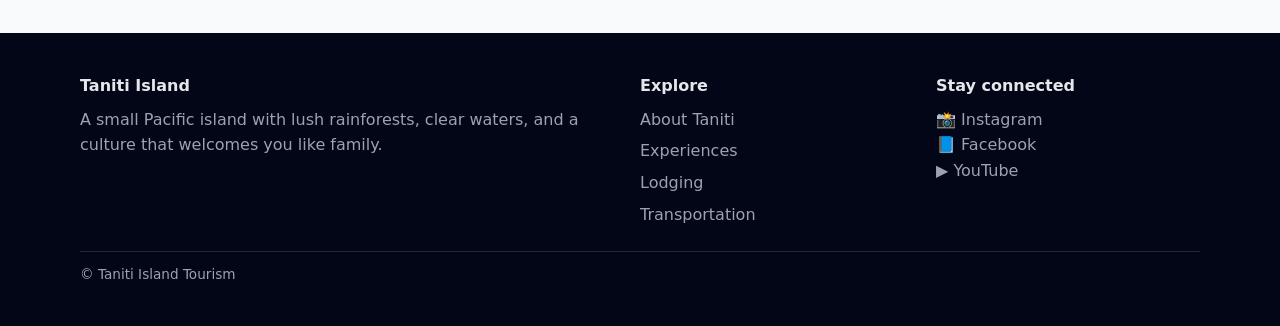
<file: pages/experiences.html>
<!DOCTYPE html>
<html lang="en">
<head>
  <meta charset="UTF-8" />
  <title>Experiences – Taniti Island</title>
  <link rel="stylesheet" href="styles.css" />
</head>
<body>

<header>
  <nav class="nav">
    <div class="logo"><a href="../index.html">Taniti Island</a></div>
    <div class="nav-links">
      <a href="../index.html">Home</a>
      <a href="about.html">About</a>
      <a href="experiences.html">Experiences</a>
      <a href="dining.html">Dining</a>
      <a href="lodging.html">Lodging</a>
      <a href="transportation.html">Transportation</a>
    </div>
  </nav>
</header>

<!-- HERO BANNER -->
<section class="exp-hero">
  <div class="exp-hero-inner">
    <h1 class="exp-hero-title">Unforgettable Experiences</h1>
    <p class="exp-hero-subtitle">
      Adventure, culture, and natural beauty — discover what makes Taniti truly magical.
    </p>
  </div>
</section>

<!-- EXPERIENCE GRID -->
<section class="section">
  <div class="section-inner">
    <h2 class="section-title">Choose Your Adventure</h2>
    <p class="section-subtitle">
      Whether you're seeking excitement or tranquility, Taniti offers experiences for every traveler.
    </p>

    <div class="exp-grid">

      <div class="exp-card">
        <div class="exp-card-img" style="background-image:url('https://images.pexels.com/photos/2404370/pexels-photo-2404370.jpeg?auto=compress&cs=tinysrgb&w=1600');"></div>
        <div class="exp-card-body">
          <h3>Snorkeling & Coral Reefs</h3>
          <p>Swim among vibrant coral gardens and tropical marine life in crystal‑clear waters.</p>
        </div>
      </div>

      <div class="exp-card">
        <div class="exp-card-img" style="background-image:url('https://images.pexels.com/photos/258151/pexels-photo-258151.jpeg?auto=compress&cs=tinysrgb&w=1600');"></div>
        <div class="exp-card-body">
          <h3>Rainforest & Volcano Hikes</h3>
          <p>Explore lush jungle trails, hidden waterfalls, and breathtaking volcanic overlooks.</p>
        </div>
      </div>

      <div class="exp-card">
        <div class="exp-card-img" style="background-image:url('https://images.pexels.com/photos/28914379/pexels-photo-28914379.jpeg?auto=compress&cs=tinysrgb&w=1600');"></div>
        <div class="exp-card-body">
          <h3>Cultural Festivals</h3>
          <p>Experience traditional music, dance, and food that celebrate Taniti’s rich heritage.</p>
        </div>
      </div>

    </div>
  </div>
</section>

<!-- FEATURED EXPERIENCE -->
<section class="section">
  <div class="section-inner exp-feature">
    <div class="exp-feature-img" style="background-image:url('https://images.pexels.com/photos/209810/pexels-photo-209810.jpeg?auto=compress&cs=tinysrgb&w=1600');"></div>

    <div class="exp-feature-text">
      <h2>Chartered Fishing Tour</h2>
      <p>
        Where time slows down and the ocean does all the talking. You board a small, weathered but trusty boat captained by a local who knows every hidden reef and shimmering lagoon. 
      </p>
    </div>
  </div>
</section>




    <footer>
      <div class="footer-inner">
        <div>
          <div class="footer-logo">Taniti Island</div>
          <p>
            A small Pacific island with lush rainforests, clear waters, and a culture that welcomes you like
            family.
          </p>
        </div>
        <div>
          <h4 style="color:#e5e7eb; margin-bottom:8px;">Explore</h4>
          <div class="footer-links">
            <a href="about.html">About Taniti</a>
            <a href="experiences.html">Experiences</a>
            <a href="lodging.html">Lodging</a>
            <a href="transportation.html">Transportation</a>
          </div>
        </div>
        <div>
          <h4 style="color:#e5e7eb; margin-bottom:8px;">Stay connected</h4>
        
          <div class="footer-social">
            <div class="social-pill">📸 Instagram</div>
            <div class="social-pill">📘 Facebook</div>
            <div class="social-pill">▶️ YouTube</div>
          </div>
        </div>
      </div>
      <div class="footer-bottom">
        <span>© Taniti Island Tourism</span>
       
      </div>
    </footer>

</body>
</html>
</file>
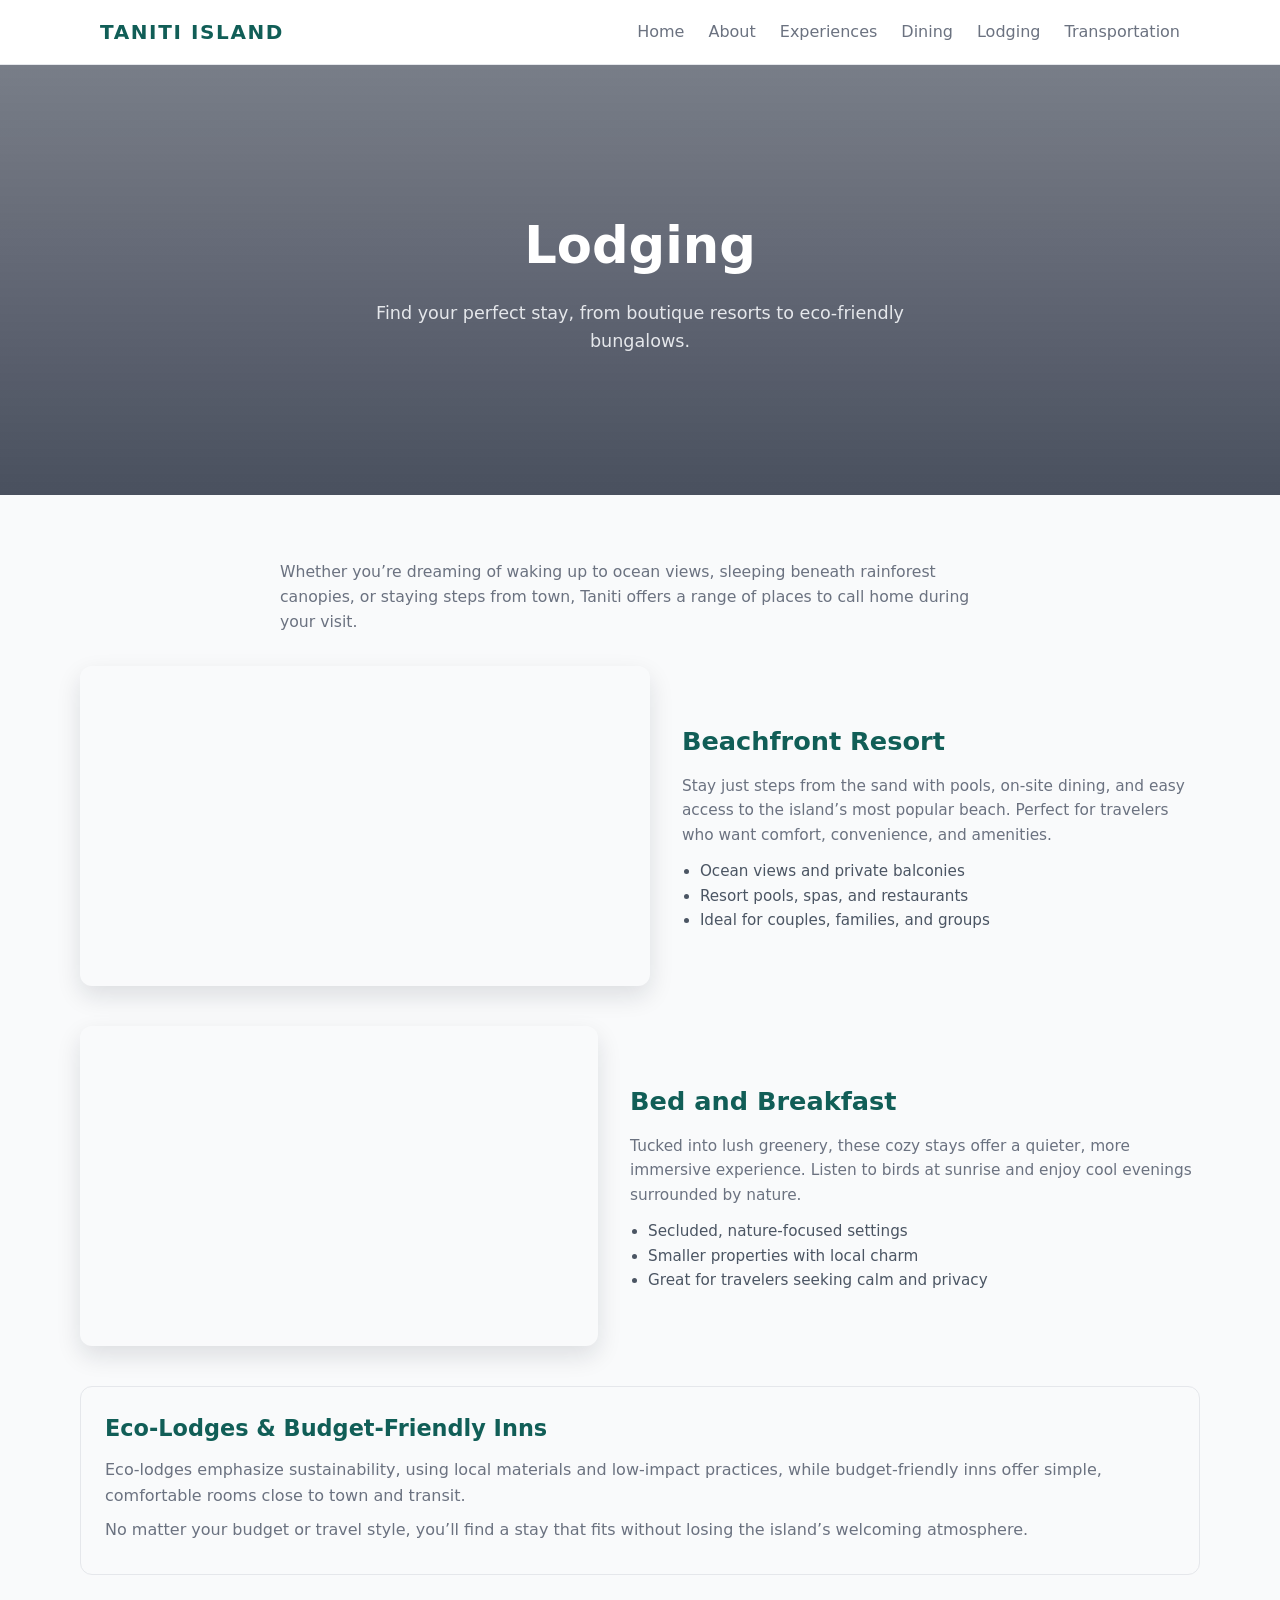
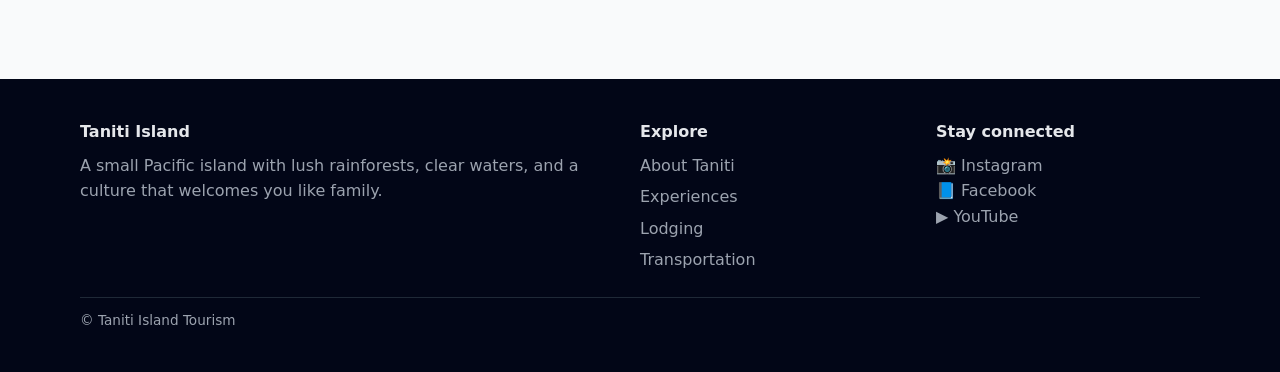
<file: pages/lodging.html>
<!DOCTYPE html>
<html lang="en">
<head>
  <meta charset="UTF-8" />
  <title>Lodging – Taniti Island</title>
  <link rel="stylesheet" href="styles.css" />
</head>
<body>

<header>
  <nav class="nav">
    <div class="logo"><a href="../index.html">Taniti Island</a></div>
    <div class="nav-links">
      <a href="../index.html">Home</a>
      <a href="about.html">About</a>
      <a href="experiences.html">Experiences</a>
      <a href="dining.html">Dining</a>
      <a href="lodging.html">Lodging</a>
      <a href="transportation.html">Transportation</a>
    </div>
  </nav>
</header>

<section class="exp-hero lodging-hero">
  <div class="exp-hero-inner">
    <h1 class="exp-hero-title">Lodging</h1>
    <p class="exp-hero-subtitle">
      Find your perfect stay, from boutique resorts to eco‑friendly bungalows.
    </p>
  </div>
</section>

<section class="section">
  <div class="section-inner">

    <div class="lodging-intro">
      <p>
        Whether you’re dreaming of waking up to ocean views, sleeping beneath rainforest canopies,
        or staying steps from town, Taniti offers a range of places to call home during your visit.
      </p>
    </div>

    <!-- Beachfront resorts -->
    <div class="lodging-feature">
      <div class="lodging-image" style="
        background-image:url('https://images.pexels.com/photos/37569475/pexels-photo-37569475.jpeg?auto=compress&cs=tinysrgb&w=1600');
      "></div>
      <div class="lodging-text">
        <h2>Beachfront Resort</h2>
        <p>
          Stay just steps from the sand with pools, on‑site dining, and easy access to the island’s
          most popular beach. Perfect for travelers who want comfort, convenience, and amenities.
        </p>
        <ul>
          <li>Ocean views and private balconies</li>
          <li>Resort pools, spas, and restaurants</li>
          <li>Ideal for couples, families, and groups</li>
        </ul>
      </div>
    </div>

    <!-- B&B -->
    <div class="lodging-feature reverse">
      <div class="lodging-image" style="
        background-image:url('https://images.pexels.com/photos/6429527/pexels-photo-6429527.jpeg?auto=compress&cs=tinysrgb&w=1600');
      "></div>
      <div class="lodging-text">
        <h2>Bed and Breakfast</h2>
        <p>
          Tucked into lush greenery, these cozy stays offer a quieter, more immersive experience.
          Listen to birds at sunrise and enjoy cool evenings surrounded by nature.
        </p>
        <ul>
          <li>Secluded, nature‑focused settings</li>
          <li>Smaller properties with local charm</li>
          <li>Great for travelers seeking calm and privacy</li>
        </ul>
      </div>
    </div>

    <!-- Eco-lodges & budget inns -->
    <div class="lodging-highlight">
      <h2>Eco‑Lodges & Budget‑Friendly Inns</h2>
      <p>
        Eco‑lodges emphasize sustainability, using local materials and low‑impact practices, while
        budget‑friendly inns offer simple, comfortable rooms close to town and transit.
      </p>
      <p>
        No matter your budget or travel style, you’ll find a stay that fits without losing the
        island’s welcoming atmosphere.
      </p>
    </div>

  </div>
</section>

    <footer>
      <div class="footer-inner">
        <div>
          <div class="footer-logo">Taniti Island</div>
          <p>
            A small Pacific island with lush rainforests, clear waters, and a culture that welcomes you like
            family.
          </p>
        </div>
        <div>
          <h4 style="color:#e5e7eb; margin-bottom:8px;">Explore</h4>
          <div class="footer-links">
            <a href="about.html">About Taniti</a>
            <a href="experiences.html">Experiences</a>
            <a href="lodging.html">Lodging</a>
            <a href="transportation.html">Transportation</a>
          </div>
        </div>
        <div>
          <h4 style="color:#e5e7eb; margin-bottom:8px;">Stay connected</h4>
        
          <div class="footer-social">
            <div class="social-pill">📸 Instagram</div>
            <div class="social-pill">📘 Facebook</div>
            <div class="social-pill">▶️ YouTube</div>
          </div>
        </div>
      </div>
      <div class="footer-bottom">
        <span>© Taniti Island Tourism</span>
       
      </div>
    </footer>

</body>
</html>
</file>
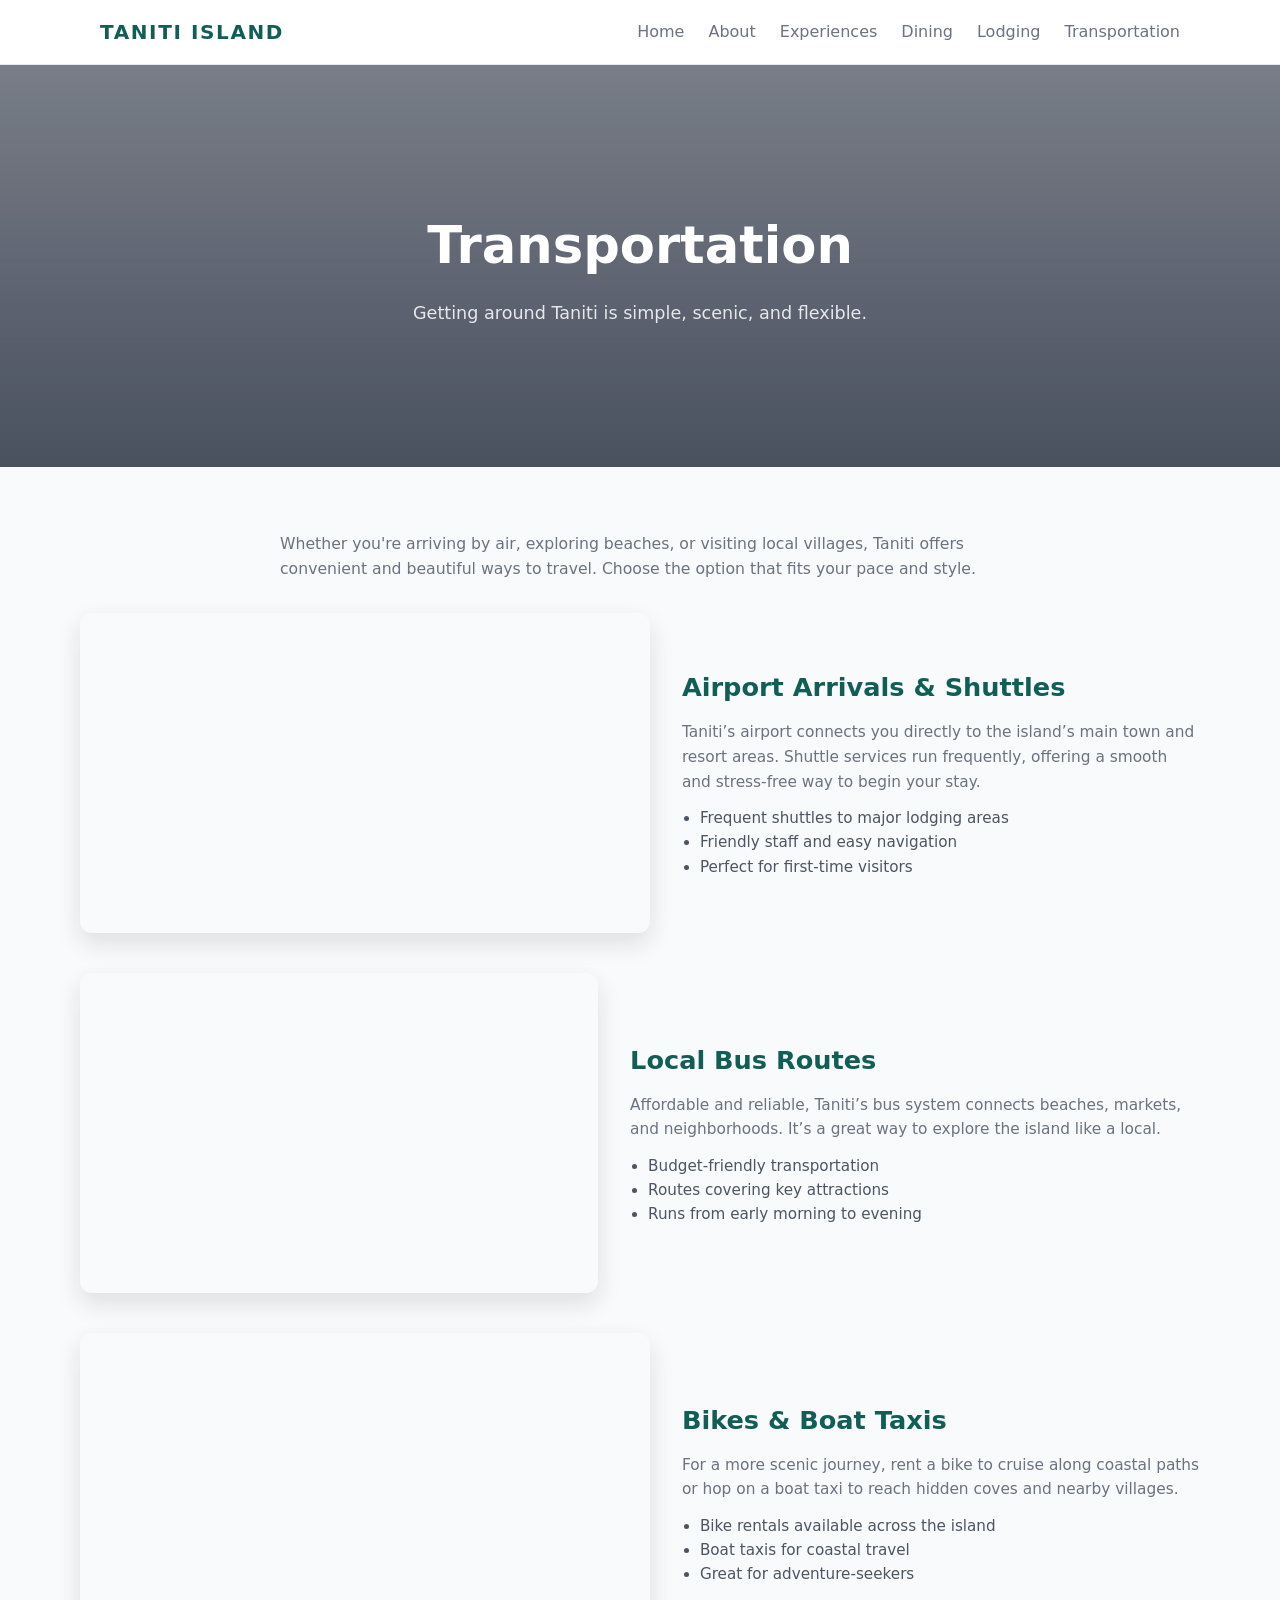
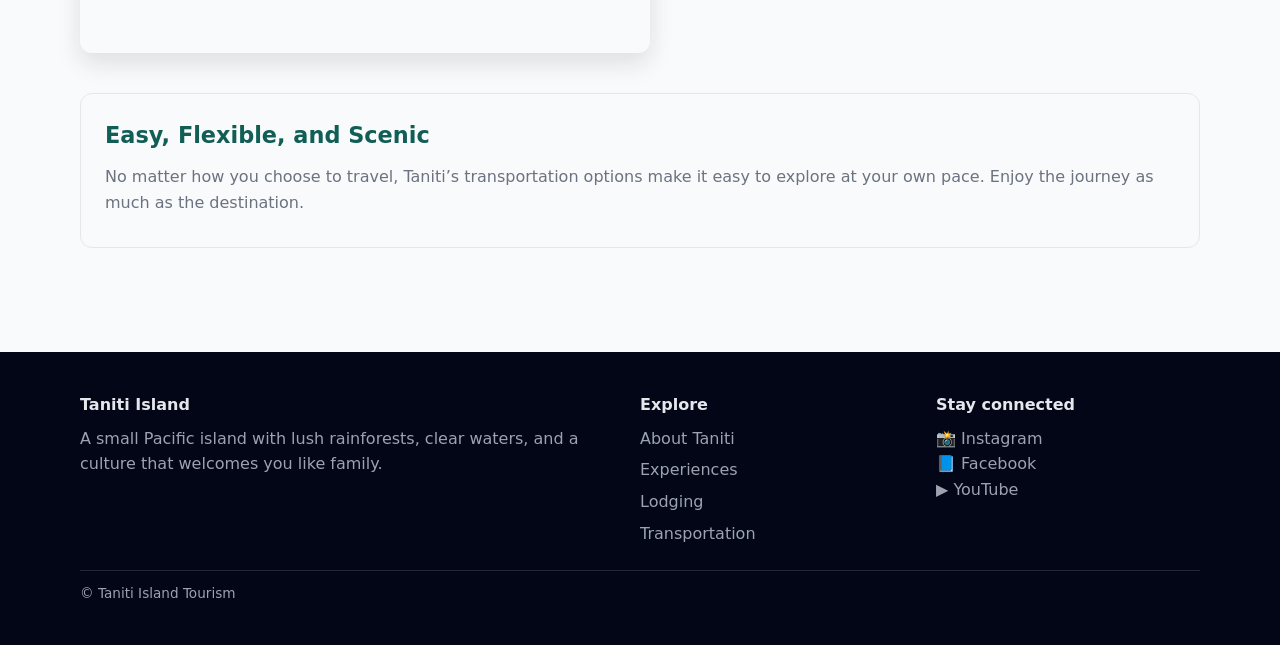
<file: pages/transportation.html>
<!DOCTYPE html>
<html lang="en">
<head>
  <meta charset="UTF-8" />
  <title>Transportation – Taniti Island</title>
  <link rel="stylesheet" href="styles.css" />
</head>
<body>

<header>
  <nav class="nav">
    <div class="logo"><a href="../index.html">Taniti Island</a></div>
    <div class="nav-links">
      <a href="../index.html">Home</a>
      <a href="about.html">About</a>
      <a href="experiences.html">Experiences</a>
      <a href="dining.html">Dining</a>
      <a href="lodging.html">Lodging</a>
      <a href="transportation.html">Transportation</a>
    </div>
  </nav>
</header>

<section class="exp-hero transportation-hero">
  <div class="exp-hero-inner">
    <h1 class="exp-hero-title">Transportation</h1>
    <p class="exp-hero-subtitle">
      Getting around Taniti is simple, scenic, and flexible.
    </p>
  </div>
</section>

<section class="section">
  <div class="section-inner">

    <div class="transport-intro">
      <p>
        Whether you're arriving by air, exploring beaches, or visiting local villages, Taniti offers
        convenient and beautiful ways to travel. Choose the option that fits your pace and style.
      </p>
    </div>

    <!-- Airport & Shuttles -->
    <div class="transport-feature">
      <div class="transport-image" style="
        background-image:url('https://images.pexels.com/photos/358319/pexels-photo-358319.jpeg?auto=compress&cs=tinysrgb&w=1600');
      "></div>
      <div class="transport-text">
        <h2>Airport Arrivals & Shuttles</h2>
        <p>
          Taniti’s airport connects you directly to the island’s main town and resort areas. Shuttle
          services run frequently, offering a smooth and stress‑free way to begin your stay.
        </p>
        <ul>
          <li>Frequent shuttles to major lodging areas</li>
          <li>Friendly staff and easy navigation</li>
          <li>Perfect for first‑time visitors</li>
        </ul>
      </div>
    </div>

    <!-- Local buses -->
    <div class="transport-feature reverse">
      <div class="transport-image" style="
        background-image:url('https://images.pexels.com/photos/33326934/pexels-photo-33326934.jpeg?auto=compress&cs=tinysrgb&w=1600');
      "></div>
      <div class="transport-text">
        <h2>Local Bus Routes</h2>
        <p>
          Affordable and reliable, Taniti’s bus system connects beaches, markets, and neighborhoods.
          It’s a great way to explore the island like a local.
        </p>
        <ul>
          <li>Budget‑friendly transportation</li>
          <li>Routes covering key attractions</li>
          <li>Runs from early morning to evening</li>
        </ul>
      </div>
    </div>

    <!-- Bikes & Boat taxis -->
    <div class="transport-feature">
      <div class="transport-image" style="
        background-image:url('https://images.pexels.com/photos/100582/pexels-photo-100582.jpeg?auto=compress&cs=tinysrgb&w=1600');
      "></div>
      <div class="transport-text">
        <h2>Bikes & Boat Taxis</h2>
        <p>
          For a more scenic journey, rent a bike to cruise along coastal paths or hop on a boat taxi
          to reach hidden coves and nearby villages.
        </p>
        <ul>
          <li>Bike rentals available across the island</li>
          <li>Boat taxis for coastal travel</li>
          <li>Great for adventure‑seekers</li>
        </ul>
      </div>
    </div>

    <!-- Highlight block -->
    <div class="transport-highlight">
      <h2>Easy, Flexible, and Scenic</h2>
      <p>
        No matter how you choose to travel, Taniti’s transportation options make it easy to explore
        at your own pace. Enjoy the journey as much as the destination.
      </p>
    </div>

  </div>
</section>


    <footer>
      <div class="footer-inner">
        <div>
          <div class="footer-logo">Taniti Island</div>
          <p>
            A small Pacific island with lush rainforests, clear waters, and a culture that welcomes you like
            family.
          </p>
        </div>
        <div>
          <h4 style="color:#e5e7eb; margin-bottom:8px;">Explore</h4>
          <div class="footer-links">
            <a href="about.html">About Taniti</a>
            <a href="experiences.html">Experiences</a>
            <a href="lodging.html">Lodging</a>
            <a href="transportation.html">Transportation</a>
          </div>
        </div>
        <div>
          <h4 style="color:#e5e7eb; margin-bottom:8px;">Stay connected</h4>
        
          <div class="footer-social">
            <div class="social-pill">📸 Instagram</div>
            <div class="social-pill">📘 Facebook</div>
            <div class="social-pill">▶️ YouTube</div>
          </div>
        </div>
      </div>
      <div class="footer-bottom">
        <span>© Taniti Island Tourism</span>
       
      </div>
    </footer>

</body>
</html>
</file>
<file: pages/styles.css>
/* ---------- GLOBAL RESET ---------- */
* {
  margin: 0;
  padding: 0;
  box-sizing: border-box;
}

body {
  font-family: system-ui, -apple-system, BlinkMacSystemFont, "Segoe UI", sans-serif;
  background: #f9fafb;
  color: #111827;
  line-height: 1.6;
}

a {
  text-decoration: none;
  color: inherit;
}

img {
  max-width: 100%;
  display: block;
}

:root {
  --primary: #0f766e;
  --primary-dark: #115e57;
  --muted: #6b7280;
  --white: #ffffff;
  --max-width: 1120px;
  --radius: 8px;
}

/* ---------- HEADER ---------- */
header {
  background: #ffffffee;
  backdrop-filter: blur(10px);
  border-bottom: 1px solid #e5e7eb;
  position: sticky;
  top: 0;
  z-index: 20;
}

.nav {
  max-width: var(--max-width);
  margin: 0 auto;
  padding: 16px 20px;
  display: flex;
  justify-content: space-between;
  align-items: center;
}

.logo {
    font-weight: 700;
    font-size: 1.25rem;
    letter-spacing: 0.08em;
    text-transform: uppercase;
    color: var(--primary-dark);
}

.nav-links {
  display: flex;
  gap: 24px;
  align-items: center;
}

.nav-links a {
  color: var(--muted);
  font-weight: 500;
}

.nav-links a:hover {
  color: var(--primary-dark);
}

.btn {
  padding: 10px 18px;
  border-radius: 999px;
  border: 1px solid transparent;
  font-weight: 600;
  cursor: pointer;
}

.btn-primary {
  background: var(--primary);
  color: var(--white);
}

.btn-primary:hover {
  background: var(--primary-dark);
}

.btn-secondary {
  background: var(--white);
  border: 1px solid #d1d5db;
  color: var(--primary-dark);
}

.btn-secondary:hover {
  border-color: var(--primary);
  color: var(--primary);
}

/* ---------- PAGE LAYOUT ---------- */
.section {
  padding: 64px 20px;
}

.section-inner {
  max-width: var(--max-width);
  margin: 0 auto;
}

.section-title {
  font-size: 2rem;
  font-weight: 700;
  margin-bottom: 16px;
}

.section-subtitle {
  color: var(--muted);
  margin-bottom: 24px;
  max-width: 640px;
}

/* ---------- FOOTER ---------- */
footer {
  background: #020617;
  color: #9ca3af;
  padding: 40px 20px;
  margin-top: 40px;
}

.footer-inner {
  max-width: var(--max-width);
  margin: 0 auto;
  display: grid;
  grid-template-columns: 2fr 1fr 1fr;
  gap: 32px;
}

.footer-logo {
  font-weight: 700;
  color: #e5e7eb;
  margin-bottom: 8px;
}

.footer-links {
  display: flex;
  flex-direction: column;
  gap: 6px;
}

.footer-links a:hover {
  color: #e5e7eb;
}

.footer-bottom {
  max-width: var(--max-width);
  margin: 24px auto 0;
  border-top: 1px solid #1f2937;
  padding-top: 12px;
  font-size: 0.85rem;
  display: flex;
  justify-content: space-between;
}


.faq-item {
  margin-bottom: 20px;
}

.faq-question {
  font-size: 1.1rem;
  font-weight: 600;
  margin-bottom: 6px;
  color: #115e57;
}

.faq-answer {
  color: #555;
  line-height: 1.5;
}


.faq-answer {
  display: none;
  margin-top: 6px;
}

.faq-answer.open {
  display: block;
}


.faq-question {
  display: flex;
  justify-content: space-between;
  align-items: center;
  cursor: pointer;
  font-size: 1.1rem;
  font-weight: 600;
  margin-bottom: 6px;
  color: #115e57;
}

.faq-arrow {
  font-size: 1rem;
  transition: transform 0.25s ease;
}

.faq-arrow.rotate {
  transform: rotate(180deg);
}


/* HERO */
.exp-hero {
  background: linear-gradient(
      to bottom,
      rgba(15, 23, 42, 0.55),
      rgba(15, 23, 42, 0.75)
    ),
    url("https://images.pexels.com/photos/457882/pexels-photo-457882.jpeg?auto=compress&cs=tinysrgb&w=1600")
      center/cover no-repeat;
  padding: 140px 20px;
  text-align: center;
  color: white;
}

.exp-hero-title {
  font-size: clamp(2.4rem, 4vw, 3.2rem);
  font-weight: 800;
  margin-bottom: 12px;
}

.exp-hero-subtitle {
  font-size: 1.1rem;
  max-width: 600px;
  margin: 0 auto;
  color: #e5e7eb;
}

/* EXPERIENCE GRID */
.exp-grid {
  display: grid;
  grid-template-columns: repeat(3, 1fr);
  gap: 24px;
  margin-top: 32px;
}

.exp-card {
  background: white;
  border-radius: 12px;
  overflow: hidden;
  box-shadow: 0 10px 25px rgba(15, 23, 42, 0.08);
  transition: transform 0.2s ease;
}

.exp-card:hover {
  transform: translateY(-4px);
}

.exp-card-img {
  height: 200px;
  background-size: cover;
  background-position: center;
}

.exp-card-body {
  padding: 20px;
}

.exp-card-body h3 {
  margin-bottom: 8px;
  font-size: 1.2rem;
  font-weight: 600;
}

.exp-card-body p {
  color: #6b7280;
  font-size: 0.95rem;
}

/* FEATURED EXPERIENCE */
.exp-feature {
  display: grid;
  grid-template-columns: 1fr 1fr;
  gap: 32px;
  align-items: center;
}

.exp-feature-img {
  height: 340px;
  border-radius: 12px;
  background-size: cover;
  background-position: center;
  box-shadow: 0 10px 25px rgba(15, 23, 42, 0.12);
}

.exp-feature-text h2 {
  margin-bottom: 12px;
  font-size: 1.8rem;
  font-weight: 700;
}

.exp-feature-text p {
  margin-bottom: 12px;
  color: #6b7280;
}

/* Dining hero tweak (optional, keeps same base hero style) */
.dining-hero {
  background: linear-gradient(
      to bottom,
      rgba(15, 23, 42, 0.55),
      rgba(15, 23, 42, 0.75)
    ),
    url("https://images.pexels.com/photos/262978/pexels-photo-262978.jpeg?auto=compress&cs=tinysrgb&w=1600")
      center/cover no-repeat;
}

/* Intro text */
.dining-intro {
  max-width: 720px;
  margin: 0 auto 32px;
  color: #6b7280;
  font-size: 0.98rem;
}

/* Two-column dining features */
.dining-feature {
  display: grid;
  grid-template-columns: minmax(0, 1.1fr) minmax(0, 1fr);
  gap: 32px;
  align-items: center;
  margin-bottom: 40px;
}

.dining-feature.reverse {
  grid-template-columns: minmax(0, 1fr) minmax(0, 1.1fr);
}

.dining-image {
  height: 320px;
  border-radius: 12px;
  background-size: cover;
  background-position: center;
  box-shadow: 0 10px 25px rgba(15, 23, 42, 0.12);
}

.dining-text h2 {
  margin-bottom: 12px;
  font-size: 1.6rem;
  font-weight: 700;
  color: #115e57;
}

.dining-text p {
  margin-bottom: 12px;
  color: #6b7280;
  font-size: 0.96rem;
}

.dining-text ul {
  padding-left: 18px;
  color: #4b5563;
  font-size: 0.95rem;
}

/* Highlight block */
.dining-highlight {
  margin-top: 16px;
  padding: 24px;
  border-radius: 12px;
  background: #f9fafb;
  border: 1px solid #e5e7eb;
}

.dining-highlight h2 {
  margin-bottom: 10px;
  font-size: 1.4rem;
  font-weight: 700;
  color: #115e57;
}

.dining-highlight p {
  color: #6b7280;
  margin-bottom: 8px;
}

/* Responsive */
@media (max-width: 960px) {
  .dining-feature,
  .dining-feature.reverse {
    grid-template-columns: minmax(0, 1fr);
  }
}

@media (max-width: 720px) {
  .dining-image {
    height: 260px;
  }
}


/* CTA */
.exp-cta {
  background: radial-gradient(circle at top left, #22c55e 0, #0f766e 40%, #0f172a 100%);
  color: white;
  text-align: center;
  padding: 60px 20px;
  border-radius: 16px;
  margin: 40px auto;
  max-width: 1100px;
}

.exp-cta h2 {
  font-size: 2rem;
  margin-bottom: 10px;
}

.exp-cta p {
  margin-bottom: 20px;
  color: #e5e7eb;
}

/* RESPONSIVE */
@media (max-width: 960px) {
  .exp-grid {
    grid-template-columns: 1fr 1fr;
  }

  .exp-feature {
    grid-template-columns: 1fr;
  }
}

@media (max-width: 720px) {
  .exp-grid {
    grid-template-columns: 1fr;
  }
}


/* Lodging */

/* Lodging hero */
.lodging-hero {
  background: linear-gradient(
      to bottom,
      rgba(15, 23, 42, 0.55),
      rgba(15, 23, 42, 0.75)
    ),
    url("https://images.pexels.com/photos/457882/pexels-photo-457882.jpeg?auto=compress&cs=tinysrgb&w=1600")
      center/cover no-repeat;
}

/* Intro */
.lodging-intro {
  max-width: 720px;
  margin: 0 auto 32px;
  color: #6b7280;
  font-size: 0.98rem;
}

/* Two-column lodging features */
.lodging-feature {
  display: grid;
  grid-template-columns: minmax(0, 1.1fr) minmax(0, 1fr);
  gap: 32px;
  align-items: center;
  margin-bottom: 40px;
}

.lodging-feature.reverse {
  grid-template-columns: minmax(0, 1fr) minmax(0, 1.1fr);
}

.lodging-image {
  height: 320px;
  border-radius: 12px;
  background-size: cover;
  background-position: center;
  box-shadow: 0 10px 25px rgba(15, 23, 42, 0.12);
}

.lodging-text h2 {
  margin-bottom: 12px;
  font-size: 1.6rem;
  font-weight: 700;
  color: #115e57;
}

.lodging-text p {
  margin-bottom: 12px;
  color: #6b7280;
  font-size: 0.96rem;
}

.lodging-text ul {
  padding-left: 18px;
  color: #4b5563;
  font-size: 0.95rem;
}

/* Highlight block */
.lodging-highlight {
  margin-top: 16px;
  padding: 24px;
  border-radius: 12px;
  background: #f9fafb;
  border: 1px solid #e5e7eb;
}

.lodging-highlight h2 {
  margin-bottom: 10px;
  font-size: 1.4rem;
  font-weight: 700;
  color: #115e57;
}

.lodging-highlight p {
  color: #6b7280;
  margin-bottom: 8px;
}

/* Responsive */
@media (max-width: 960px) {
  .lodging-feature,
  .lodging-feature.reverse {
    grid-template-columns: minmax(0, 1fr);
  }
}

@media (max-width: 720px) {
  .lodging-image {
    height: 260px;
  }
}


/* Transportation */

/* Transportation hero */
.transportation-hero {
  background: linear-gradient(
      to bottom,
      rgba(15, 23, 42, 0.55),
      rgba(15, 23, 42, 0.75)
    ),
    url("https://images.pexels.com/photos/457882/pexels-photo-457882.jpeg?auto=compress&cs=tinysrgb&w=1600")
      center/cover no-repeat;
}

/* Intro */
.transport-intro {
  max-width: 720px;
  margin: 0 auto 32px;
  color: #6b7280;
  font-size: 0.98rem;
}

/* Two-column transport features */
.transport-feature {
  display: grid;
  grid-template-columns: minmax(0, 1.1fr) minmax(0, 1fr);
  gap: 32px;
  align-items: center;
  margin-bottom: 40px;
}

.transport-feature.reverse {
  grid-template-columns: minmax(0, 1fr) minmax(0, 1.1fr);
}

.transport-image {
  height: 320px;
  border-radius: 12px;
  background-size: cover;
  background-position: center;
  box-shadow: 0 10px 25px rgba(15, 23, 42, 0.12);
}

.transport-text h2 {
  margin-bottom: 12px;
  font-size: 1.6rem;
  font-weight: 700;
  color: #115e57;
}

.transport-text p {
  margin-bottom: 12px;
  color: #6b7280;
  font-size: 0.96rem;
}

.transport-text ul {
  padding-left: 18px;
  color: #4b5563;
  font-size: 0.95rem;
}

/* Highlight block */
.transport-highlight {
  margin-top: 16px;
  padding: 24px;
  border-radius: 12px;
  background: #f9fafb;
  border: 1px solid #e5e7eb;
}

.transport-highlight h2 {
  margin-bottom: 10px;
  font-size: 1.4rem;
  font-weight: 700;
  color: #115e57;
}

.transport-highlight p {
  color: #6b7280;
  margin-bottom: 8px;
}

/* Responsive */
@media (max-width: 960px) {
  .transport-feature,
  .transport-feature.reverse {
    grid-template-columns: minmax(0, 1fr);
  }
}

@media (max-width: 720px) {
  .transport-image {
    height: 260px;
  }
}
</file>
